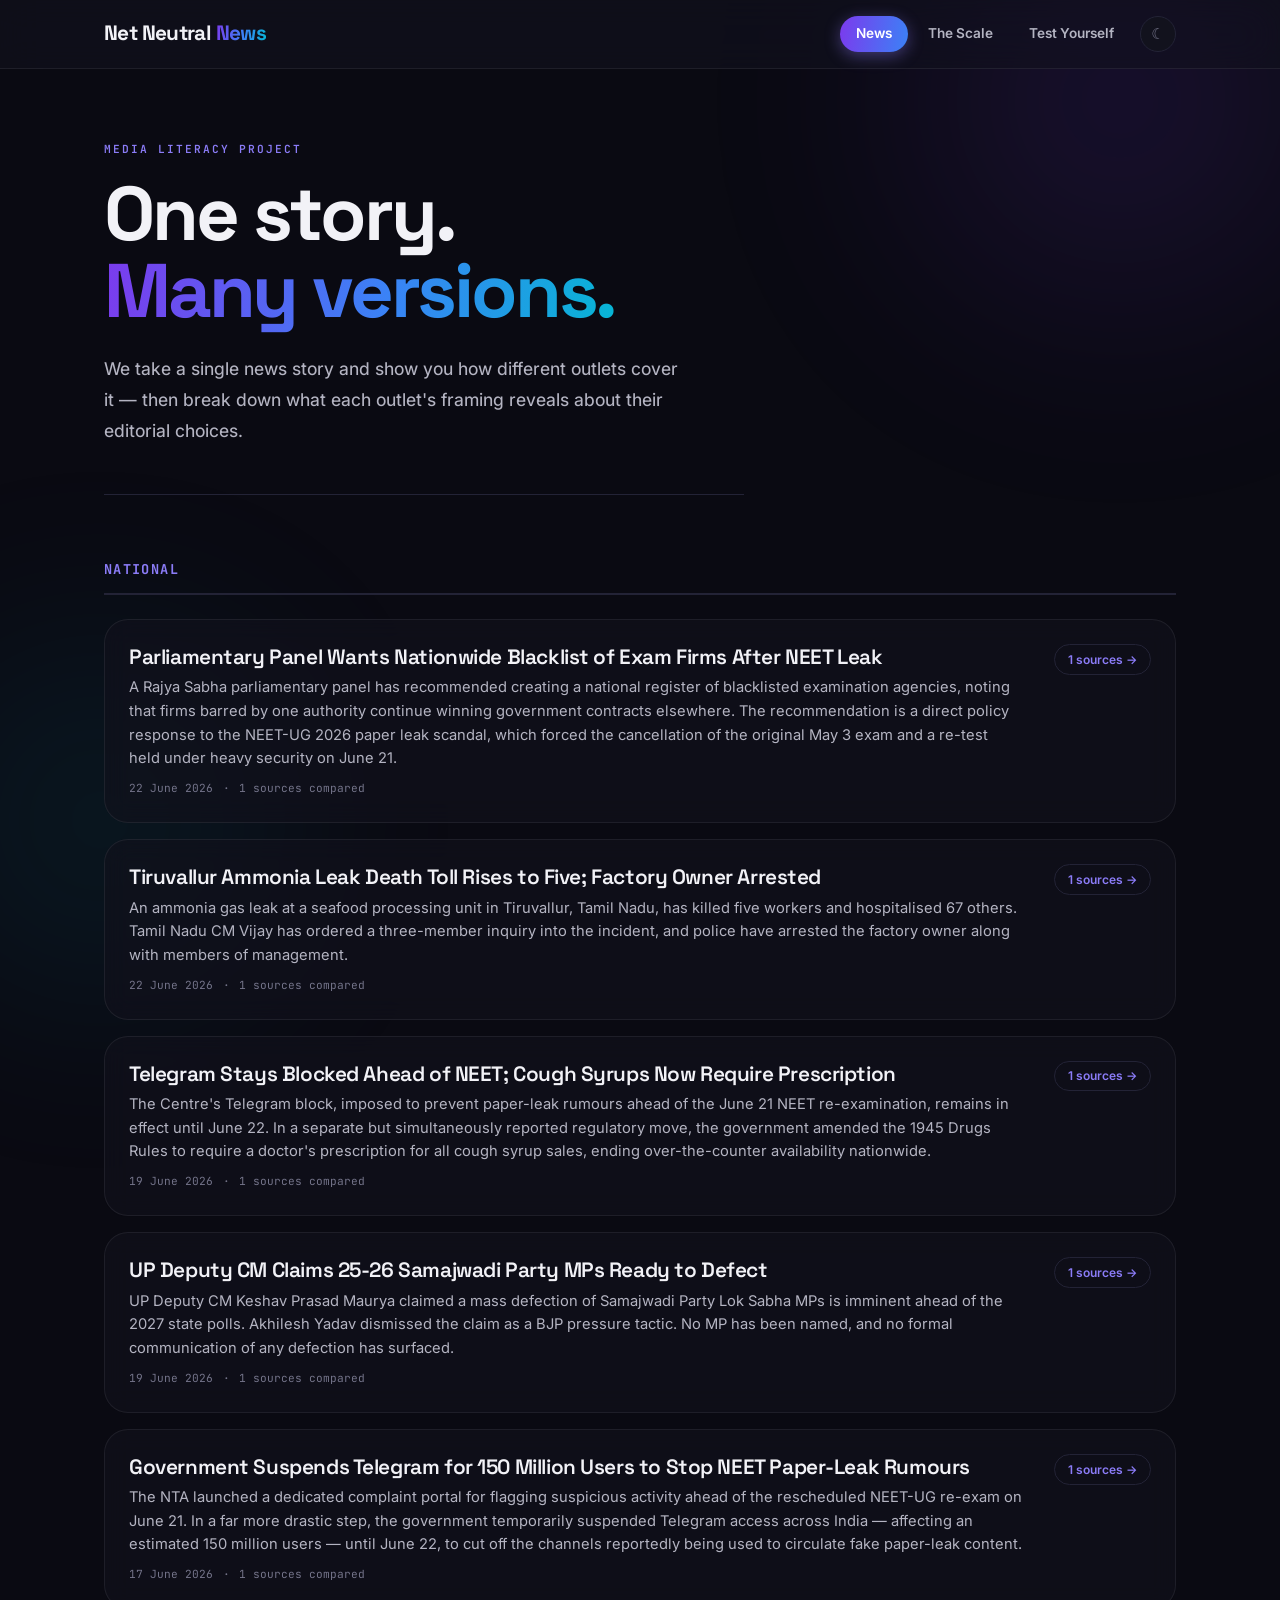
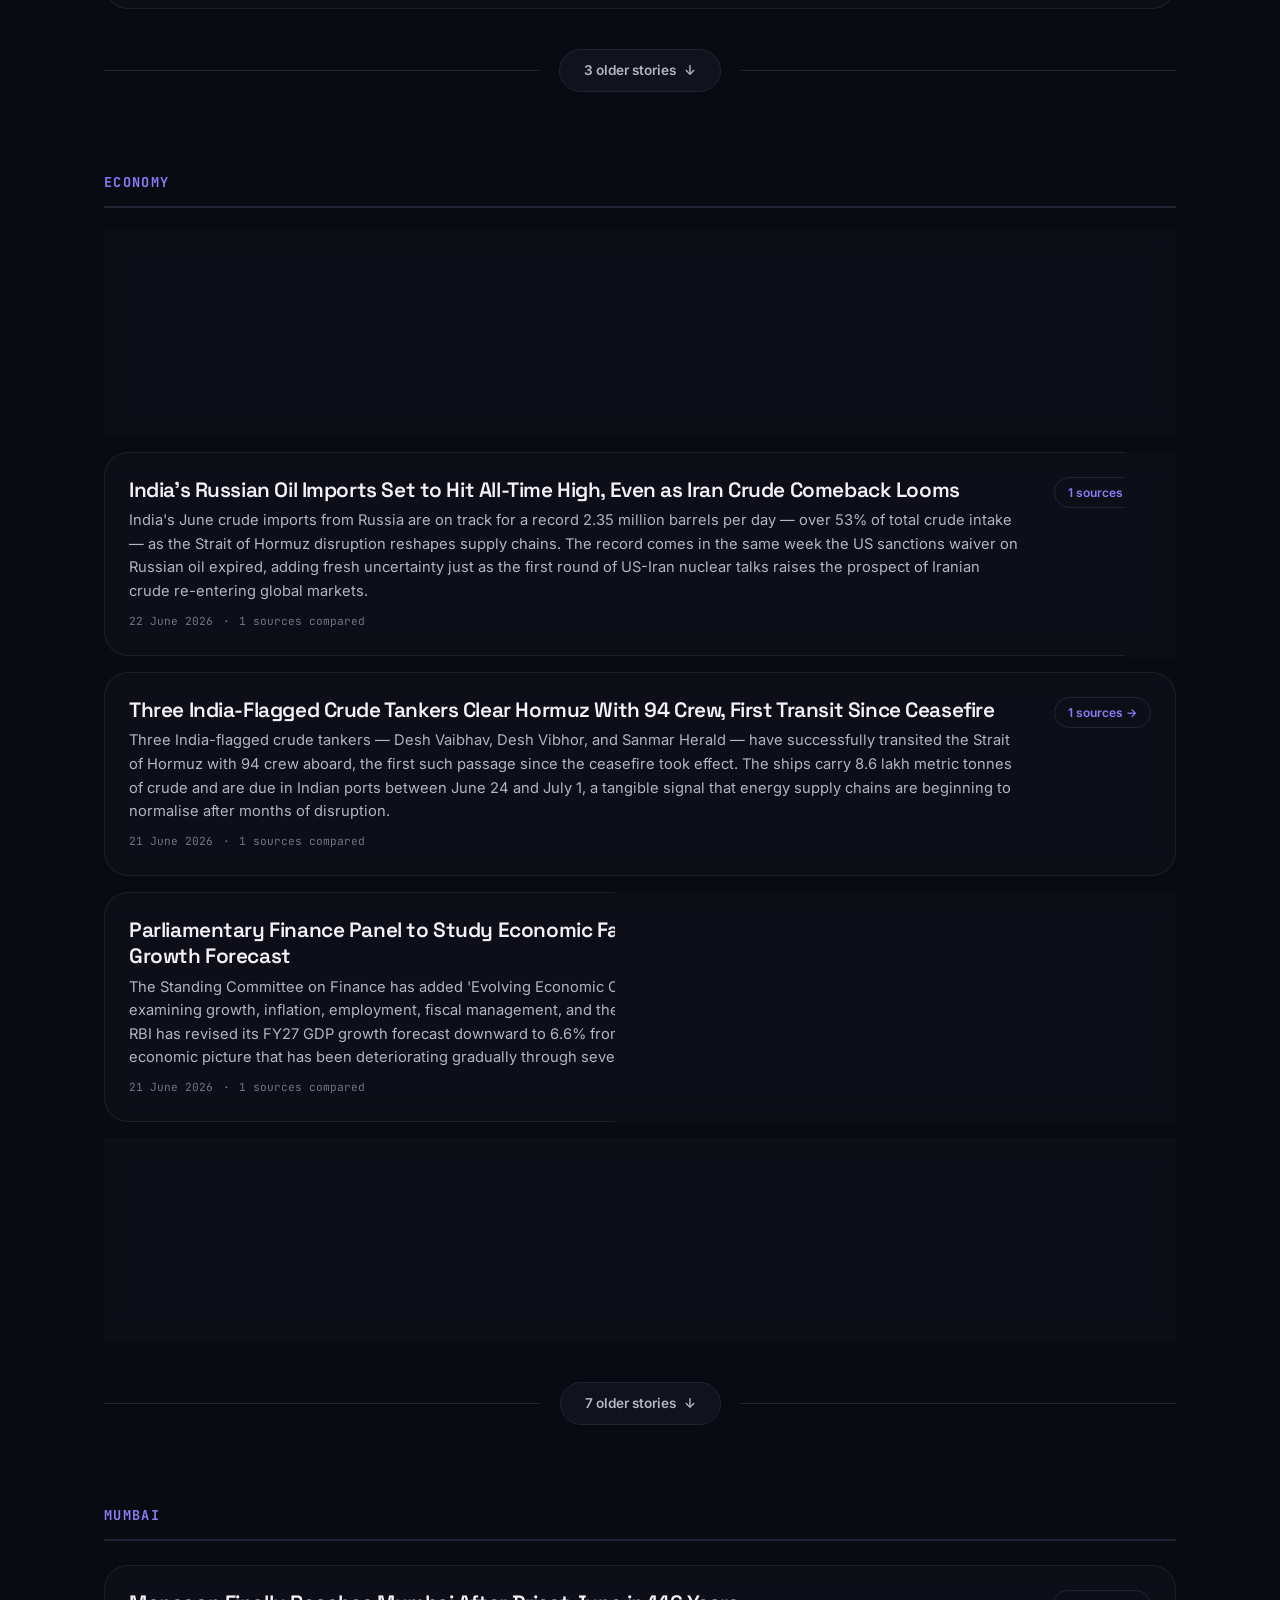
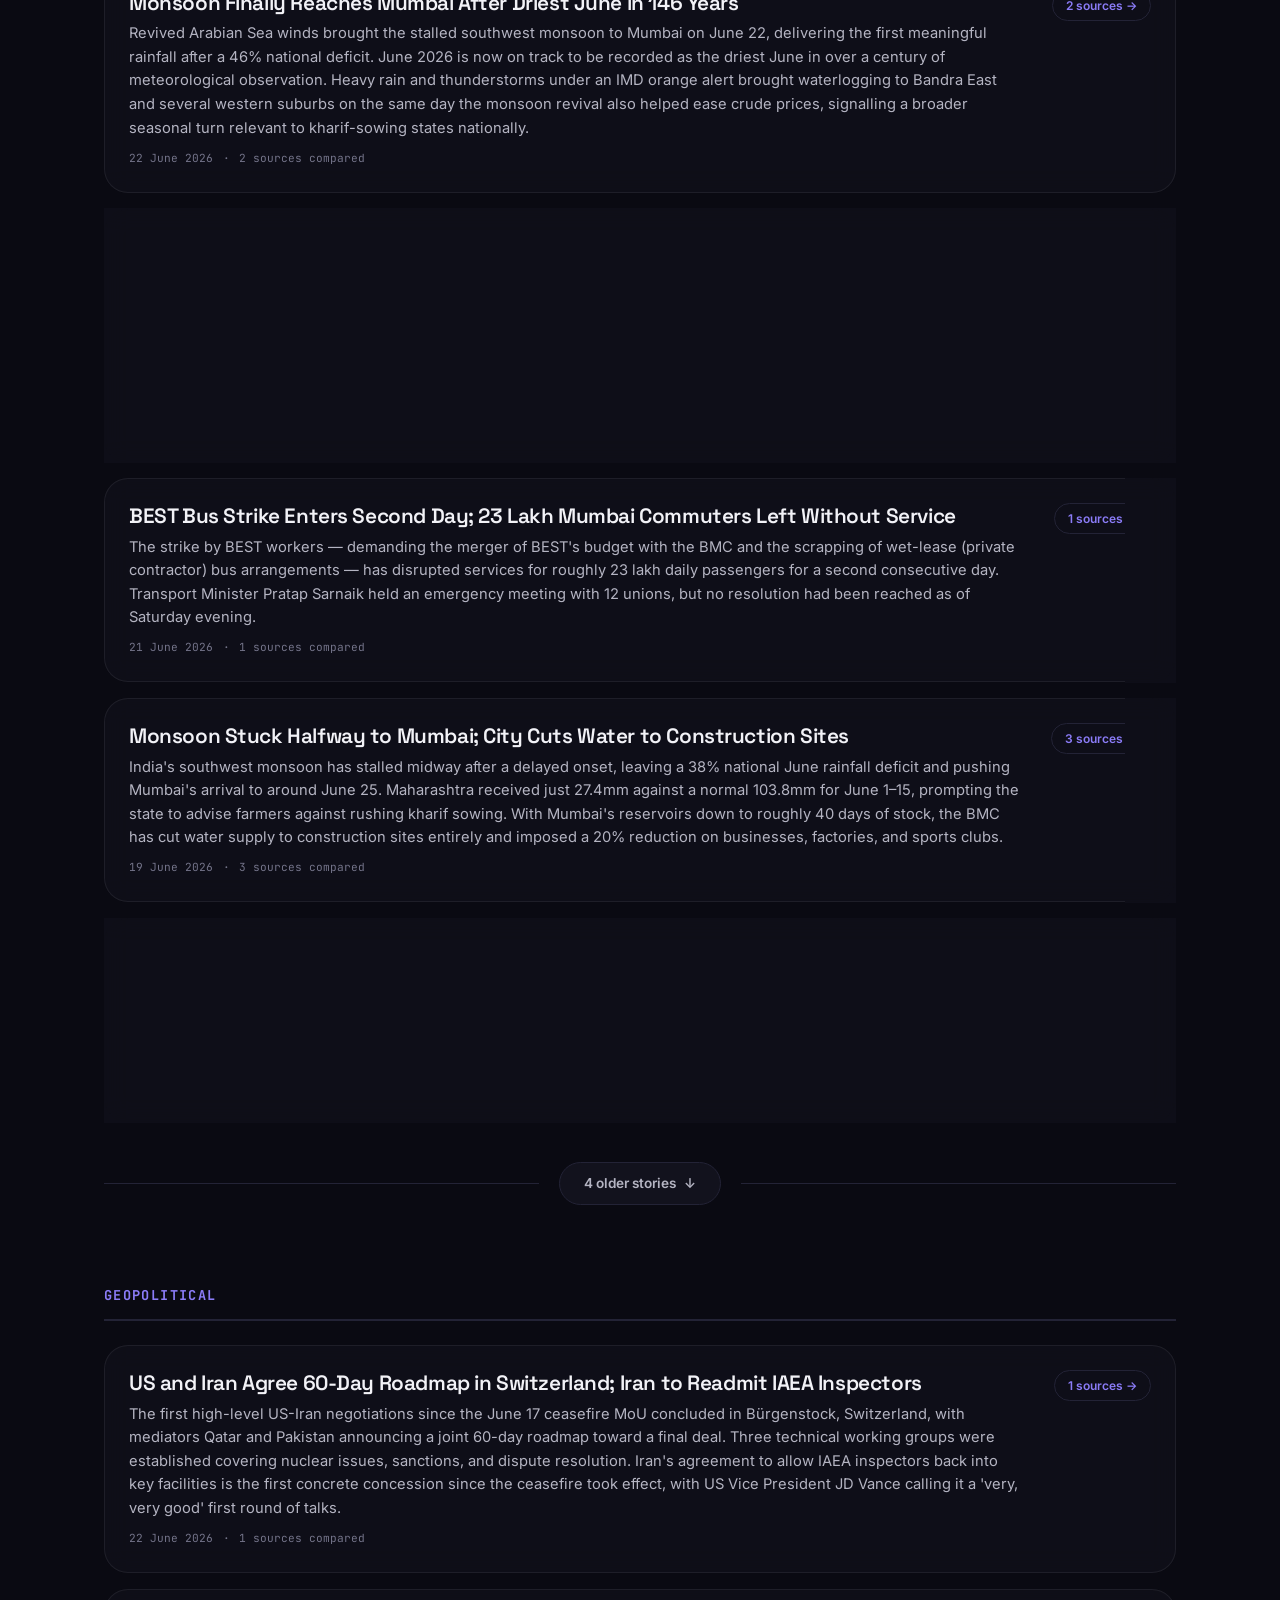
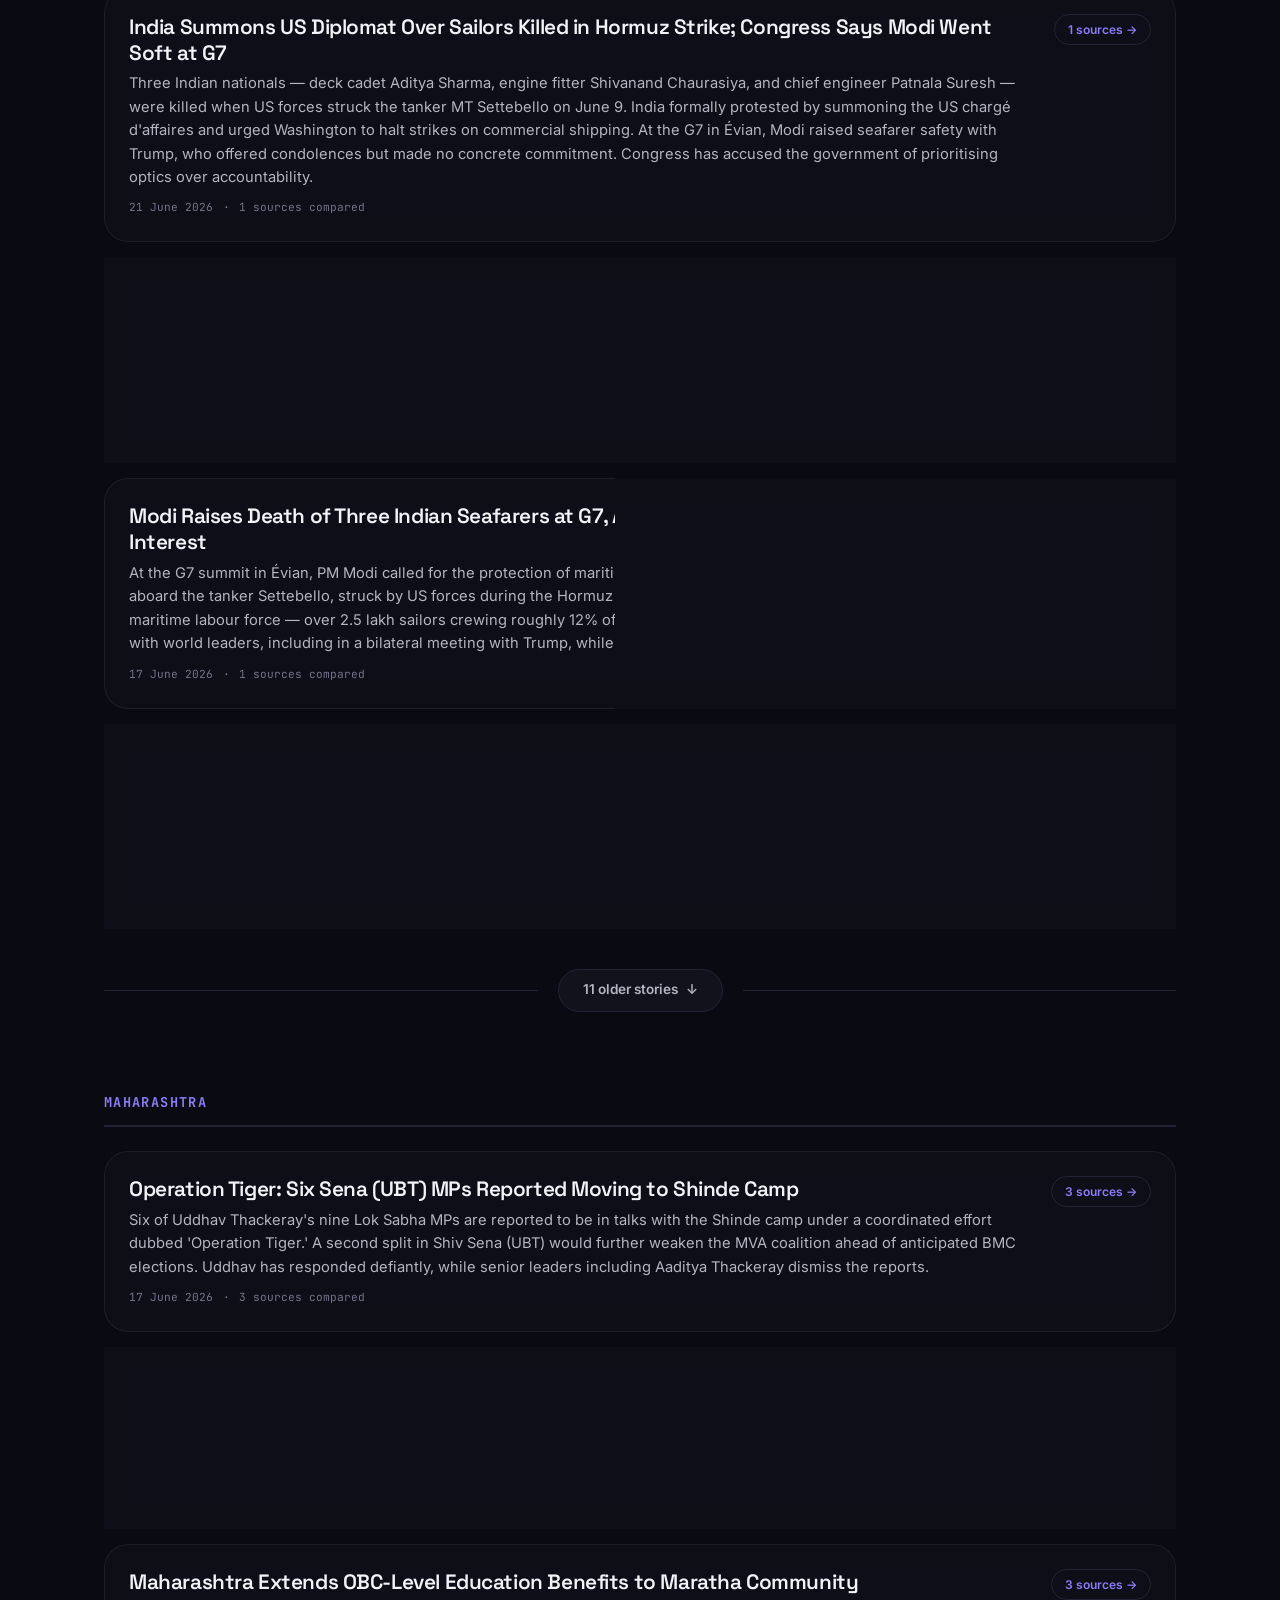
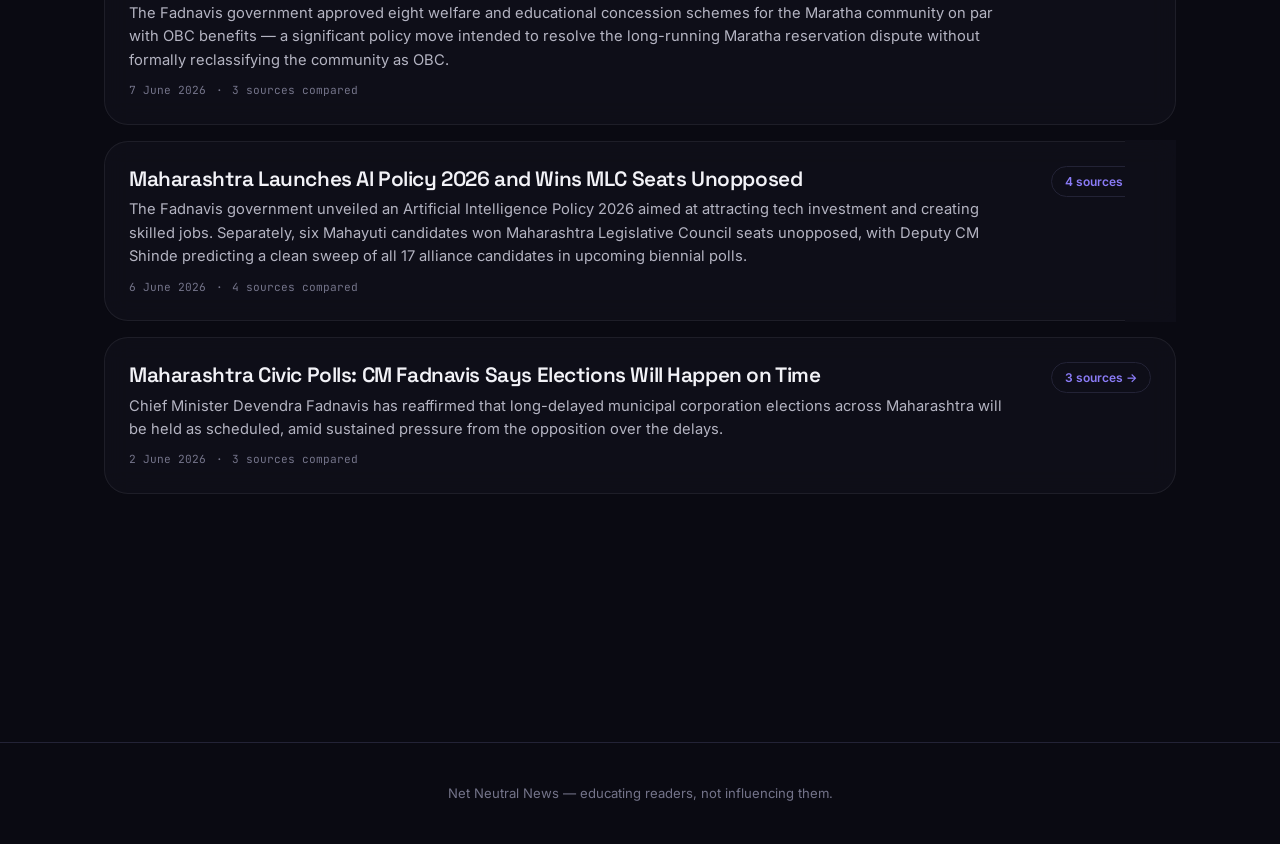
<file: index.html>
<!DOCTYPE html>
<html lang="en">
<head>
  <meta charset="UTF-8">
  <meta name="viewport" content="width=device-width, initial-scale=1.0">
  <title>Net Neutral News</title>
  <meta name="description" content="Understand the news without the bias. Compare coverage. Think critically.">
  <link rel="stylesheet" href="/assets/css/style.css">
  <style>
    .category-section {
      margin-bottom: 5rem;
    }
    .domain-label {
      font-family: var(--font-mono);
      font-size: 0.85rem;
      font-weight: 700;
      letter-spacing: 0.1em;
      text-transform: uppercase;
      color: var(--accent);
      border-bottom: 2px solid var(--rule);
      padding-bottom: 0.75rem;
      margin-bottom: 1.5rem;
    }
    .load-more-bar {
      display: flex;
      align-items: center;
      gap: 1.25rem;
      margin: 2.5rem 0 1rem;
    }
    .load-more-bar .rule { flex: 1; height: 1px; background: var(--rule); }
    .load-more-btn {
      display: flex;
      align-items: center;
      gap: 0.5rem;
      padding: 0.6rem 1.5rem;
      border: 1.5px solid var(--rule);
      border-radius: var(--r-full);
      font-family: var(--font-ui);
      font-size: 0.85rem;
      font-weight: 600;
      color: var(--ink-2);
      cursor: pointer;
      background: var(--paper-2);
      transition: all 0.2s;
      white-space: nowrap;
    }
    .load-more-btn:hover {
      border-color: var(--accent);
      color: var(--accent);
    }
    .load-more-btn .arrow {
      display: inline-block;
      transition: transform 0.25s;
    }
    .load-more-btn.open .arrow { transform: rotate(180deg); }
    .older-stories { display: none; }
    .older-stories.visible { display: block; }
  </style>
</head>
<body>
  <div id="navbar-slot"></div>

  <div class="container">
    <div style="max-width:40rem; margin-bottom:4rem; padding-bottom:3rem; border-bottom:1px solid var(--rule);">
      <p class="eyebrow eyebrow-accent">Media Literacy Project</p>
      <h1 class="hero">One story.<br><span class="grad-text">Many versions.</span></h1>
      <p class="lede">
        We take a single news story and show you how different outlets cover it —
        then break down what each outlet's framing reveals about their editorial choices.
      </p>
    </div>

    <div id="stories-list">
      <p class="empty">Loading stories…</p>
    </div>
  </div>

  <div id="footer-slot"></div>

  <script src="/assets/js/site.js"></script>
  <script>
    renderSiteChrome('home');

    const RECENT_COUNT = 5;

    function storyCardHTML(s) {
      return `
        <a class="story-card" href="/news/?slug=${encodeURIComponent(s.slug)}">
          <div class="story-card-inner">
            <div style="flex:1;">
              <h2>${escapeHTML(s.title)}</h2>
              <p class="summary">${escapeHTML(s.summary)}</p>
              <div class="meta">
                <span>${formatDate(s.date)}</span>
                <span>·</span>
                <span>${(s.coverages || []).length} sources compared</span>
              </div>
            </div>
            <span class="source-count">${(s.coverages || []).length} sources →</span>
          </div>
        </a>`;
    }

    (async function () {
      const listEl = document.getElementById('stories-list');
      try {
        const slugs = await loadJSON('stories/index.json');
        if (!slugs.length) { listEl.innerHTML = '<p class="empty">No stories yet.</p>'; return; }

        const results = await Promise.allSettled(
          slugs.map(s => loadJSON('stories/' + s + '.json'))
        );
        const stories = results
          .map((r, i) => {
            if (r.status === 'rejected') { console.warn('Failed:', slugs[i], r.reason); return null; }
            return r.value;
          })
          .filter(Boolean);

        if (!stories.length) { listEl.innerHTML = '<p class="empty">No stories could be loaded.</p>'; return; }

        // Sort all stories globally by date (newest first)
        stories.sort((a, b) => new Date(b.date) - new Date(a.date));

        // Group stories by domain/category
        const groupedStories = {};
        stories.forEach(story => {
          const category = story.category || 'Other';
          if (!groupedStories[category]) {
            groupedStories[category] = [];
          }
          groupedStories[category].push(story);
        });

        let html = '';

        // Build the HTML for each category
        for (const [category, catStories] of Object.entries(groupedStories)) {
          const recent = catStories.slice(0, RECENT_COUNT);
          const older  = catStories.slice(RECENT_COUNT);
          
          // Create a safe ID for the toggle panel
          const safeCatId = category.replace(/[^a-zA-Z0-9]/g, '-').toLowerCase();

          html += `<div class="category-section">`;
          html += `<h2 class="domain-label">${escapeHTML(category)}</h2>`;
          
          // Add the up-to 5 recent stories
          html += recent.map(storyCardHTML).join('');

          // Add load more button & hidden panel if there are more than 5 stories
          if (older.length > 0) {
            html += `
              <div class="load-more-bar">
                <div class="rule"></div>
                <button class="load-more-btn" data-target="older-${safeCatId}" data-count="${older.length}">
                  <span class="btn-text">${older.length} older stories</span>
                  <span class="arrow">↓</span>
                </button>
                <div class="rule"></div>
              </div>
              <div id="older-${safeCatId}" class="older-stories">
                ${older.map(storyCardHTML).join('')}
              </div>`;
          }
          
          html += `</div>`;
        }

        listEl.innerHTML = html;

        // Attach event listeners to all load-more buttons
        const buttons = document.querySelectorAll('.load-more-btn');
        buttons.forEach(btn => {
          btn.addEventListener('click', () => {
            const targetId = btn.getAttribute('data-target');
            const panel = document.getElementById(targetId);
            const count = btn.getAttribute('data-count');
            
            if (panel) {
              const isOpen = panel.classList.toggle('visible');
              btn.classList.toggle('open', isOpen);
              btn.querySelector('.btn-text').textContent = isOpen
                ? 'Show fewer stories'
                : `${count} older stories`;
            }
          });
        });

      } catch(err) {
        console.error('Loader error:', err);
        listEl.innerHTML = '<p class="empty">Error: ' + escapeHTML(err.message) + '</p>';
      }
    })();
  </script>
</body>
</html>
</file>
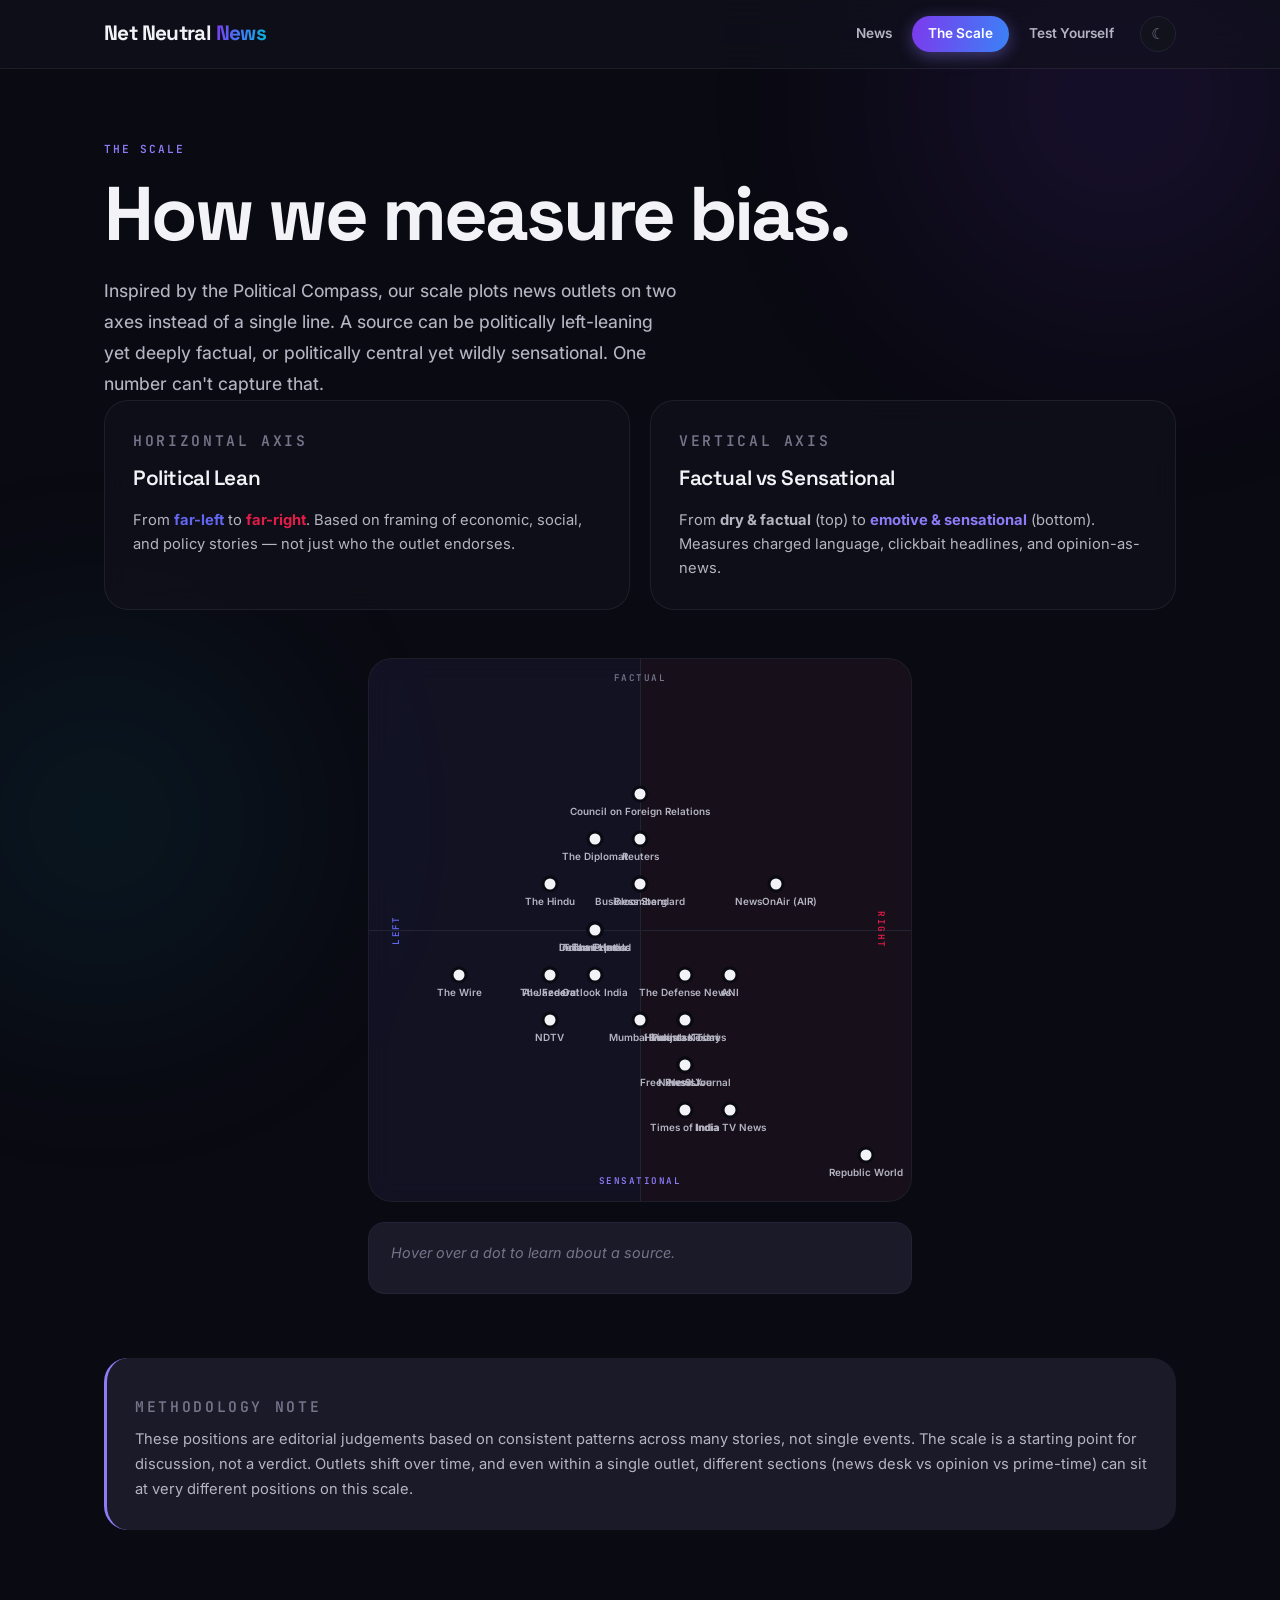
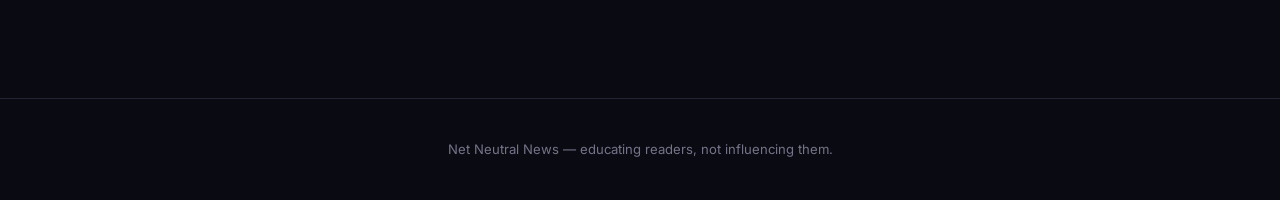
<file: compass/index.html>
<!DOCTYPE html>
<html lang="en">
<head>
  <meta charset="UTF-8">
  <meta name="viewport" content="width=device-width, initial-scale=1.0">
  <title>The Scale · Net Neutral News</title>
  <link rel="stylesheet" href="/assets/css/style.css">
  <style>
    /* All compass text uses CSS vars — dark mode safe */
    .axis-card .eyebrow { color: var(--ink-3); }
    .axis-card p        { color: var(--ink-2); }
    .method-note .eyebrow { color: var(--ink-3); }
    .left-col  { color: #6366f1; }
    .right-col { color: #e11d48; }
  </style>
</head>
<body>
  <div id="navbar-slot"></div>

  <div class="container">
    <p class="eyebrow eyebrow-accent">The Scale</p>
    <h1 class="hero">How we measure bias.</h1>
    <p class="lede">
      Inspired by the Political Compass, our scale plots news outlets on two axes
      instead of a single line. A source can be politically left-leaning yet deeply
      factual, or politically central yet wildly sensational. One number can't
      capture that.
    </p>

    <div class="compass-axes-grid">
      <div class="axis-card">
        <p class="eyebrow">Horizontal Axis</p>
        <h3>Political Lean</h3>
        <p>
          From <strong class="left-col">far-left</strong> to
          <strong class="right-col">far-right</strong>. Based on framing of
          economic, social, and policy stories — not just who the outlet endorses.
        </p>
      </div>
      <div class="axis-card">
        <p class="eyebrow">Vertical Axis</p>
        <h3>Factual vs Sensational</h3>
        <p>
          From <strong>dry &amp; factual</strong> (top) to
          <strong style="color: var(--accent)">emotive &amp; sensational</strong> (bottom).
          Measures charged language, clickbait headlines, and opinion-as-news.
        </p>
      </div>
    </div>

    <div class="compass-plot-wrapper">
      <div class="compass-plot" id="compass-plot">
        <div class="compass-quadrants"><div></div><div></div><div></div><div></div></div>
        <div class="compass-axis-h"></div>
        <div class="compass-axis-v"></div>
        <div class="compass-label top">Factual</div>
        <div class="compass-label bottom">Sensational</div>
        <div class="compass-label left">Left</div>
        <div class="compass-label right">Right</div>
      </div>
      <div class="compass-info empty" id="compass-info">
        Hover over a dot to learn about a source.
      </div>
    </div>

    <div class="method-note">
      <p class="eyebrow">Methodology Note</p>
      <p>
        These positions are editorial judgements based on consistent patterns across
        many stories, not single events. The scale is a starting point for discussion,
        not a verdict. Outlets shift over time, and even within a single outlet,
        different sections (news desk vs opinion vs prime-time) can sit at very
        different positions on this scale.
      </p>
    </div>
  </div>

  <div id="footer-slot"></div>

  <script src="/assets/js/site.js"></script>
  <script>
    renderSiteChrome('compass');

    (async function () {
      const plot = document.getElementById('compass-plot');
      const info = document.getElementById('compass-info');
      try {
        const sources = await loadJSON('sources/sources.json');

        sources.forEach((s) => {
          const x = biasToPercent(s.bias.political);
          const y = biasToPercent(s.bias.sensational);

          const dot = document.createElement('div');
          dot.className = 'compass-dot';
          dot.style.left = `${x}%`;
          dot.style.top  = `${y}%`;
          dot.innerHTML = `
            <div class="point"></div>
            <div class="dot-label">${escapeHTML(s.name)}</div>
          `;
          dot.addEventListener('mouseenter', () => {
            info.classList.remove('empty');
            info.innerHTML = `
              <div class="name">${escapeHTML(s.name)}</div>
              <div class="desc">${escapeHTML(s.description)}</div>
            `;
          });
          dot.addEventListener('mouseleave', () => {
            info.classList.add('empty');
            info.innerHTML = 'Hover over a dot to learn about a source.';
          });
          plot.appendChild(dot);
        });

        const params = new URLSearchParams(window.location.search);
        const ux = parseFloat(params.get('x'));
        const uy = parseFloat(params.get('y'));
        if (!isNaN(ux) && !isNaN(uy)) {
          const dot = document.createElement('div');
          dot.className = 'compass-dot user-dot';
          dot.style.left = `${biasToPercent(ux)}%`;
          dot.style.top  = `${biasToPercent(uy)}%`;
          dot.innerHTML = `<div class="point"></div><div class="dot-label">You</div>`;
          plot.appendChild(dot);
          info.classList.remove('empty');
          info.innerHTML = `
            <div class="name">Your position</div>
            <div class="desc">
              Political: ${biasLabel(ux)} (${ux.toFixed(1)}) &nbsp;·&nbsp;
              ${uy >= 0 ? 'Sensational' : 'Factual'} (${Math.abs(uy).toFixed(1)})
            </div>
          `;
        }
      } catch (err) {
        console.error(err);
        info.innerHTML = 'Failed to load source data.';
      }
    })();
  </script>
</body>
</html>
</file>
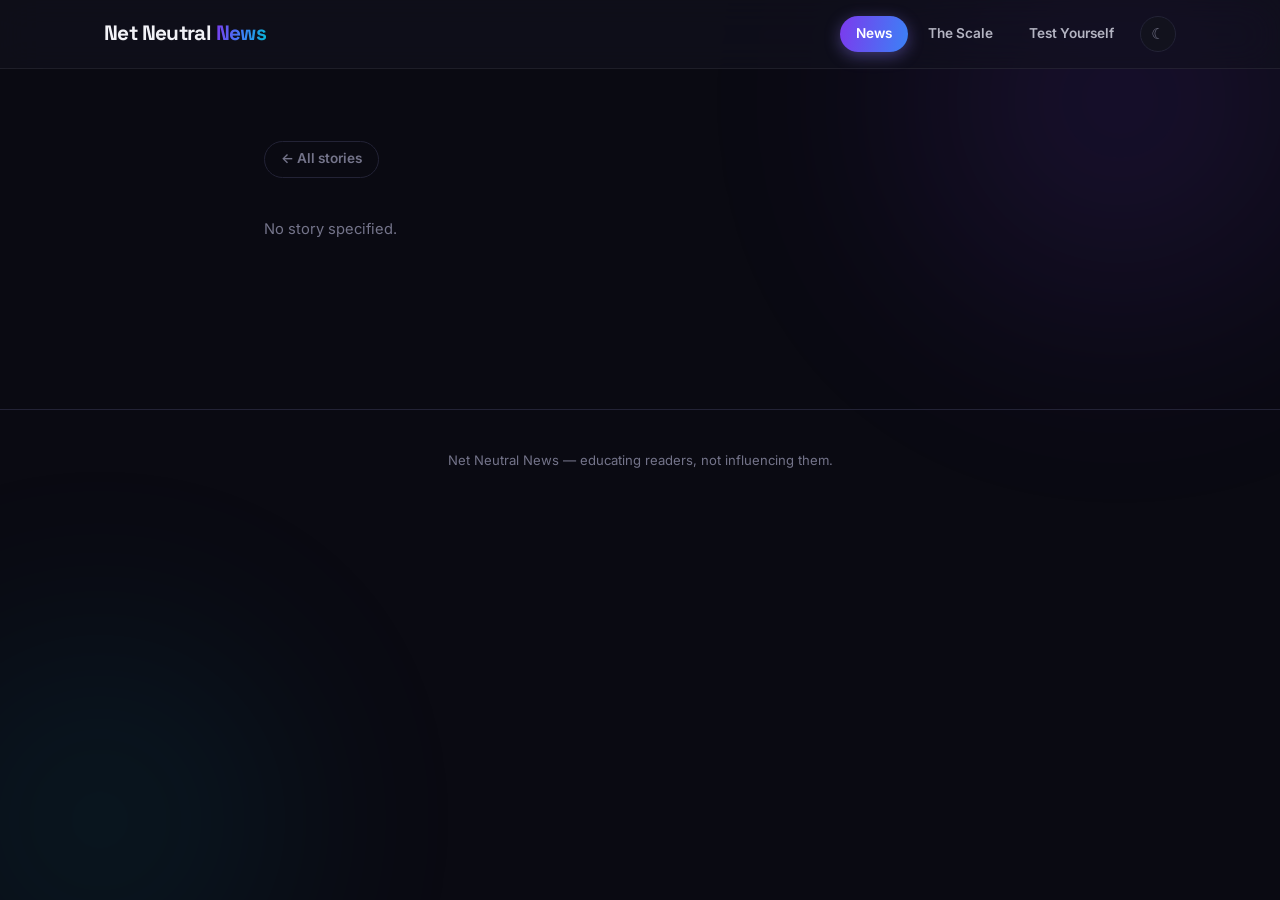
<file: news/index.html>
<!DOCTYPE html>
<html lang="en">
<head>
  <meta charset="UTF-8">
  <meta name="viewport" content="width=device-width, initial-scale=1.0">
  <title>Story · Net Neutral News</title>
  <link rel="stylesheet" href="/assets/css/style.css">
</head>
<body>
  <div id="navbar-slot"></div>

  <div class="container-narrow">
    <a class="back-link" href="/">← All stories</a>
    <div id="story-content">
      <p class="empty">Loading…</p>
    </div>
  </div>

  <div id="footer-slot"></div>

  <script src="/assets/js/site.js"></script>
  <script>
    renderSiteChrome('home');

    (async function () {
      const params = new URLSearchParams(window.location.search);
      const slug = params.get('slug');
      const el = document.getElementById('story-content');

      if (!slug) { el.innerHTML = '<p class="empty">No story specified.</p>'; return; }

      try {
        const [story, sources] = await Promise.all([
          loadJSON('stories/' + slug + '.json'),
          loadJSON('sources/sources.json'),
        ]);
        document.title = story.title + ' · Net Neutral News';

        const sourceMap = Object.fromEntries(sources.map(s => [s.id, s]));

        el.innerHTML = `
          <header class="story-header">
            <div class="kicker">${escapeHTML(story.category)}</div>
            <h1>${escapeHTML(story.title)}</h1>
            <p class="standfirst">${escapeHTML(story.summary)}</p>
            <div class="meta">${formatDate(story.date)} &nbsp;·&nbsp; ${story.coverages.length} sources compared</div>
          </header>

          <p class="coverage-section-label">How each outlet covered it</p>

          ${story.coverages.map(c => {
            const src = sourceMap[c.source_id];
            if (!src) return '';
            const pct = biasToPercent(src.bias.political);
            return `
              <div class="coverage">
                <div class="coverage-head">
                  <div>
                    <div class="source-name">${escapeHTML(src.name)}</div>
                    <div class="source-desc">${escapeHTML(src.description)}</div>
                  </div>
                  <div class="bias-indicator">
                    <div class="bias-bar-header">
                      <span class="lbl">Political lean</span>
                      <span class="val">${biasLabel(src.bias.political)}</span>
                    </div>
                    <div class="bias-bar">
                      <div class="bias-marker" style="left:${pct}%"></div>
                    </div>
                  </div>
                </div>
                <h3 class="coverage-headline">\u201c${escapeHTML(c.headline)}\u201d</h3>
                <p class="coverage-excerpt">${escapeHTML(c.excerpt)}</p>
                <div class="bias-notes">
                  <div class="bias-notes-label">Editorial analysis</div>
                  <p class="bias-notes-text">${escapeHTML(c.bias_notes)}</p>
                </div>
                ${c.url ? `<a class="read-original" href="${escapeHTML(c.url)}" target="_blank" rel="noopener noreferrer">Read original article →</a>` : ''}
              </div>
            `;
          }).join('')}

          <div class="reflection">
            <p class="kicker">Think about it</p>
            <h3>Which version did you find most trustworthy? <span class="quiet">And — why?</span></h3>
            <a class="btn" href="/quiz/">Test your media literacy →</a>
          </div>
        `;
      } catch(err) {
        console.error(err);
        el.innerHTML = '<p class="empty">Story not found.</p>';
      }
    })();
  </script>
</body>
</html>
</file>
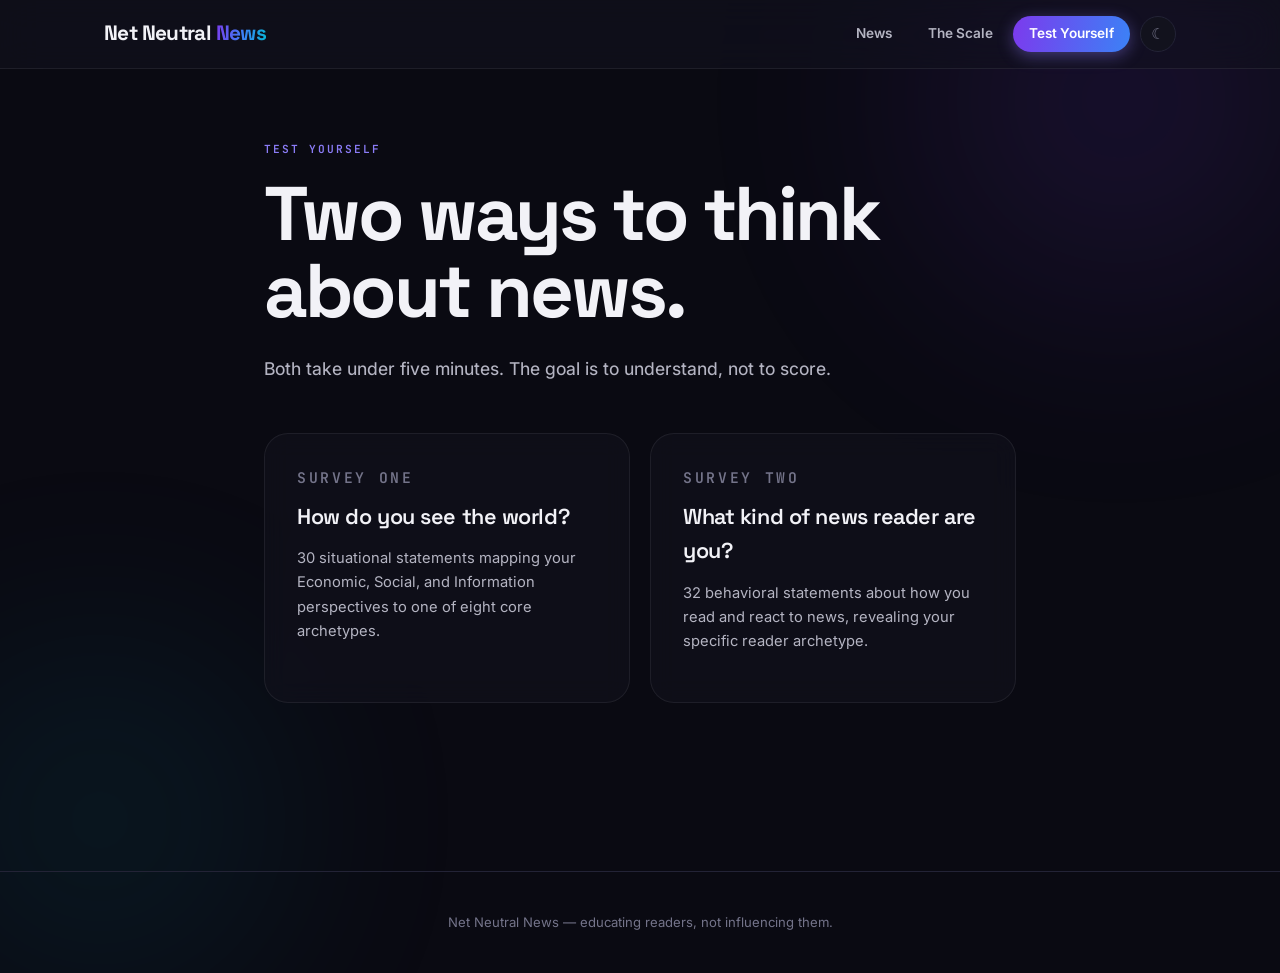
<file: quiz/index.html>
<!DOCTYPE html>
<html lang="en">
<head>
  <meta charset="UTF-8">
  <meta name="viewport" content="width=device-width, initial-scale=1.0">
  <title>Test Yourself · Net Neutral News</title>
  <link rel="stylesheet" href="/assets/css/style.css">
  <style>
    .likert-statement { font-family: 'Cormorant Garamond', Georgia, serif; font-weight: 600; font-size: clamp(1.25rem, 3vw, 1.625rem); line-height: 1.3; margin-bottom: 2.5rem; text-align: center; max-width: 36rem; margin-left: auto; margin-right: auto; }
    .likert-scale { display: flex; justify-content: center; gap: 0.5rem; margin-bottom: 1.5rem; flex-wrap: wrap; }
    .likert-btn { display: flex; flex-direction: column; align-items: center; gap: 0.375rem; padding: 0.75rem 0.875rem; border: 1px solid var(--rule); background: var(--paper-2); cursor: pointer; transition: all 0.15s; min-width: 5.5rem; font-family: 'Inter', sans-serif; color: var(--ink); }
    .likert-btn:hover { border-color: var(--ink-3); background: var(--paper-3); }
    .likert-btn.selected { border-color: var(--accent); background: var(--accent); color: #fff; }
    .likert-btn .dot { width: 1rem; height: 1rem; border-radius: 50%; border: 2px solid currentColor; transition: all 0.15s; }
    .likert-btn.selected .dot { background: #fff; border-color: #fff; }
    .likert-btn .label { font-size: 0.6875rem; font-weight: 500; text-align: center; line-height: 1.2; }
    .likert-anchors { display: flex; justify-content: space-between; font-family: 'Inter', sans-serif; font-size: 0.6875rem; color: var(--ink-3); margin-bottom: 2.5rem; max-width: 30rem; margin-left: auto; margin-right: auto; }
    .likert-next-row { text-align: center; display: flex; gap: 0.5rem; justify-content: center; }
    .mode-card .eyebrow { color: var(--ink-3); }
    .mode-card .last-result { margin-top: 1rem; font-family: 'Inter', sans-serif; font-size: 0.8rem; color: var(--ink-3); }
    .demographic-form { max-width: 400px; margin: 0 auto; text-align: left; background: var(--paper-2); padding: 2rem; border: 1px solid var(--rule); border-radius: 12px; }
    .demographic-form label { display: block; font-family: 'Inter', sans-serif; font-size: 0.8125rem; font-weight: 600; margin-bottom: 0.5rem; color: var(--ink); }
    .demographic-form select { width: 100%; padding: 0.75rem; border: 1px solid var(--rule); background: var(--paper); color: var(--ink); font-family: 'Inter', sans-serif; font-size: 0.875rem; border-radius: 6px; margin-bottom: 1.25rem; outline: none; }
    .demographic-form select:focus { border-color: var(--accent); }
    .result-preview { background: linear-gradient(#0d0d16, #0d0d16) padding-box, linear-gradient(135deg, #7c3aed, #3b82f6, #06b6d4) border-box; border: 1.5px solid transparent; border-radius: 24px; padding: 2rem; max-width: 440px; margin: 0 auto 2rem; box-shadow: 0 24px 64px -24px rgba(108, 92, 231, 0.45); }
    .result-preview .rp-brand { font-family: 'Space Grotesk', system-ui, sans-serif; font-weight: 700; font-size: 0.95rem; color: rgba(242,242,247,0.45); margin-bottom: 1.5rem; letter-spacing: -0.02em; }
    .result-preview .rp-brand span { background: linear-gradient(100deg, #7c3aed, #3b82f6, #06b6d4); -webkit-background-clip: text; background-clip: text; color: transparent; }
    .result-preview .rp-title { font-family: 'Space Grotesk', system-ui, sans-serif; font-weight: 700; font-size: 1.5rem; letter-spacing: -0.02em; color: #f2f2f7; text-align: center; margin-bottom: 1.5rem; }
    .rp-bar-row { display: flex; align-items: center; gap: 0.75rem; margin-bottom: 0.25rem; }
    .rp-bar-label { font-family: 'Inter', sans-serif; font-size: 0.6875rem; color: rgba(232,228,220,0.5); width: 6rem; flex-shrink: 0; text-align: right; }
    .rp-bar-label.right-label { text-align: left; }
    .rp-bar-track { flex: 1; height: 5px; background: rgba(232,228,220,0.1); border-radius: 3px; position: relative; }
    .rp-bar-center { position: absolute; left: 50%; top: -3px; width: 1px; height: 11px; background: rgba(232,228,220,0.2); }
    .rp-bar-fill { height: 100%; border-radius: 3px; transition: width 0.5s; }
    .rp-bar-value { font-family: 'Inter', sans-serif; font-size: 0.625rem; color: rgba(232,228,220,0.35); text-align: center; margin-bottom: 0.875rem; }
    .rp-footer { font-family: 'Inter', sans-serif; font-size: 0.6rem; color: rgba(232,228,220,0.2); text-align: center; margin-top: 1.25rem; letter-spacing: 0.05em; text-transform: uppercase; }
    .save-actions { display: flex; gap: 0.75rem; justify-content: center; margin-top: 1.5rem; flex-wrap: wrap; }
    .share-url-row { margin-top: 1rem; display: flex; gap: 0.5rem; align-items: center; padding: 0.75rem 1rem; background: var(--paper-2); border: 1px solid var(--rule); }
    .share-url-row input { flex: 1; padding: 0.25rem 0.5rem; border: 1px solid var(--rule); background: var(--paper); font-family: 'Inter', sans-serif; font-size: 0.8125rem; color: var(--ink); outline: none; }
    @media (max-width: 580px) { .likert-btn { min-width: 3.5rem; padding: 0.5rem; } .likert-btn .label { font-size: 0.6rem; } .rp-bar-label { width: 4rem; font-size: 0.6rem; } }
  </style>
</head>
<body>
  <div id="navbar-slot"></div>
  <div class="container-narrow">
    <div id="chooser-view">
      <p class="eyebrow eyebrow-accent">Test Yourself</p>
      <h1 class="hero">Two ways to think about news.</h1>
      <p class="lede">Both take under five minutes. The goal is to understand, not to score.</p>
      <div class="mode-chooser" style="margin-top:3rem;">
        <a class="mode-card" href="?type=compass">
          <p class="eyebrow">Survey One</p>
          <h2>How do you see the world?</h2>
          <p>30 situational statements mapping your Economic, Social, and Information perspectives to one of eight core archetypes.</p>
          <div class="last-result" id="compass-last-result"></div>
        </a>
        <a class="mode-card" href="?type=literacy">
          <p class="eyebrow">Survey Two</p>
          <h2>What kind of news reader are you?</h2>
          <p>32 behavioral statements about how you read and react to news, revealing your specific reader archetype.</p>
          <div class="last-result" id="literacy-last-result"></div>
        </a>
      </div>
    </div>
    <div id="quiz-view" class="hidden">
      <a class="back-link" href="/quiz/">← Choose a different survey</a>
      <p class="eyebrow eyebrow-accent" id="quiz-eyebrow"></p>
      <h1 id="quiz-title" class="hero" style="font-size:2.25rem;"></h1>
      <p class="lede" id="quiz-description" style="margin-bottom:3rem;"></p>
      <div id="quiz-runner"></div>
    </div>
    <div id="data-view" class="hidden" style="text-align: center;">
      <p class="eyebrow eyebrow-accent">One last thing...</p>
      <h1 class="hero" style="font-size:2.25rem;">Help us map the news</h1>
      <p class="lede" style="margin-bottom:2rem;">Your result is ready! Before we reveal it, optionally share some basic info. This is 100% anonymous and helps us build an open-source predictive model.</p>
      <form id="demographic-form" class="demographic-form">
        <label>Age Band</label>
        <select name="age"><option value="">Prefer not to say</option><option value="18-24">18 - 24</option><option value="25-34">25 - 34</option><option value="35-44">35 - 44</option><option value="45-54">45 - 54</option><option value="55+">55+</option></select>
        <label>Gender</label>
        <select name="gender"><option value="">Prefer not to say</option><option value="Male">Male</option><option value="Female">Female</option><option value="Other">Other</option></select>
        <label>Highest Education</label>
        <select name="education"><option value="">Prefer not to say</option><option value="High School">High School</option><option value="Bachelors">Bachelor's Degree</option><option value="Masters">Master's Degree</option><option value="PhD">Doctorate</option></select>
        <label>Employment Sector</label>
        <select name="sector"><option value="">Prefer not to say</option><option value="Organized">Organized / Corporate</option><option value="Unorganized">Unorganized / Freelance</option><option value="Student">Student</option></select>
        <div class="save-actions" style="margin-top: 2rem;">
          <button type="submit" class="btn">Submit & See Result →</button>
          <button type="button" class="btn btn-ghost" id="skip-demographics">Skip & show result</button>
        </div>
      </form>
    </div>
    <div id="result-view" class="hidden quiz-result"></div>
  </div>
  <div id="footer-slot"></div>
  <script src="/assets/js/site.js"></script>
  <script>
    renderSiteChrome('quiz');
    try {
      const lastLit = localStorage.getItem('nnn_literacy_result');
      const lastCmp = localStorage.getItem('nnn_compass_result');
      if (lastLit) { const d = JSON.parse(lastLit); document.getElementById('literacy-last-result').textContent = 'Last: ' + d.verdict + ' (' + d.date + ')'; }
      if (lastCmp) { const d = JSON.parse(lastCmp); document.getElementById('compass-last-result').textContent = 'Last: ' + d.verdict + ' (' + d.date + ')'; }
    } catch(e) {}

    const chooserView = document.getElementById('chooser-view');
    const quizView    = document.getElementById('quiz-view');
    const dataView    = document.getElementById('data-view');
    const resultView  = document.getElementById('result-view');
    const params      = new URLSearchParams(window.location.search);
    const quizType    = params.get('type');

    if (quizType === 'compass')       startCompassQuiz();
    else if (quizType === 'literacy') startLiteracyQuiz();

    function transitionToDataGate(onCompleteCallback, state) {
      quizView.classList.add('hidden');
      dataView.classList.remove('hidden');

      const form = document.getElementById('demographic-form');
      const skipBtn = document.getElementById('skip-demographics');

      const submitData = (e) => {
        if(e) e.preventDefault();
        const formData = new FormData(form);
        const demographics = Object.fromEntries(formData.entries());
        const payload = { demographics, answers: state.answers };
        
        fetch('https://script.google.com/macros/s/AKfycbxfEEJ2ez241XwVO7ExH05WzI0zfm8HC9m8y9Q8tRfv5gWA0h7QPck-NeYJ6PtgeITf/exec', { 
          method: 'POST', mode: 'no-cors', headers: { 'Content-Type': 'application/json' }, body: JSON.stringify(payload) 
        }).catch(err => console.error(err));

        dataView.classList.add('hidden');
        onCompleteCallback(demographics);
      };
      form.onsubmit = submitData;
      skipBtn.onclick = () => submitData(null);
    }

    async function startCompassQuiz() {
      chooserView.classList.add('hidden');
      quizView.classList.remove('hidden');
      const data = await loadJSON('quiz/compass.json');
      document.getElementById('quiz-eyebrow').textContent = 'Survey One · 30 statements';
      document.getElementById('quiz-title').textContent = data.title;
      document.getElementById('quiz-description').textContent = data.description;
      const state = { index: 0, answers: {}, axes: data.axes, questions: [...data.questions].sort(() => Math.random() - 0.5), _onFinish: () => transitionToDataGate((demogs) => showCompassResult(state, data, demogs), state) };
      renderLikert(state, data);
    }

    function renderLikert(state, data) {
      const runner = document.getElementById('quiz-runner');
      const q = state.questions[state.index];
      const existing = state.answers[q.id];
      const total = state.questions.length;
      const opts = [ { value: -2, label: 'Strongly\nDisagree' }, { value: -1, label: 'Disagree' }, { value: 0, label: 'Neutral' }, { value: 1, label: 'Agree' }, { value: 2, label: 'Strongly\nAgree' } ];

      runner.innerHTML = `
        <div class="quiz-progress-meta"><span>Statement ${state.index + 1} of ${total}</span><span>${Math.round(((state.index + 1) / total) * 100)}%</span></div>
        <div class="quiz-progress-bar"><div class="quiz-progress-fill" style="width:${((state.index+1)/total)*100}%"></div></div>
        <p class="likert-statement">"${escapeHTML(q.statement)}"</p>
        <div class="likert-scale">
          ${opts.map(o => `<button class="likert-btn ${existing === o.value ? 'selected' : ''}" data-v="${o.value}"><div class="dot"></div><div class="label">${o.label.replace('\n','<br>')}</div></button>`).join('')}
        </div>
        <div class="likert-anchors"><span>← Disagree</span><span>Agree →</span></div>
        <div class="likert-next-row">
          ${state.index > 0 ? '<button class="btn btn-ghost" id="prev-btn">← Back</button>' : ''}
          <button class="btn" id="next-btn" ${existing === undefined ? 'disabled style="opacity:0.35;cursor:not-allowed;"' : ''}>${state.index + 1 >= total ? 'Next →' : 'Next →'}</button>
        </div>`;

      runner.querySelectorAll('.likert-btn').forEach(btn => { btn.addEventListener('click', () => { state.answers[q.id] = parseInt(btn.dataset.v); renderLikert(state, data); }); });
      document.getElementById('prev-btn')?.addEventListener('click', () => { state.index--; renderLikert(state, data); });
      const nb = document.getElementById('next-btn');
      if (existing !== undefined) {
        nb.addEventListener('click', () => {
          if (state.index + 1 >= total) state._onFinish();
          else { state.index++; renderLikert(state, data); }
        });
      }
    }

    function showCompassResult(state, data, demographics) {
      resultView.classList.remove('hidden');
      const totals = {}, counts = {};
      Object.keys(data.axes).forEach(ax => { totals[ax] = 0; counts[ax] = 0; });
      state.questions.forEach(q => { const a = state.answers[q.id]; if (a !== undefined) { totals[q.axis] += a * q.direction; counts[q.axis]++; } });
      const scores = {};
      Object.keys(data.axes).forEach(ax => { scores[ax] = counts[ax] > 0 ? (totals[ax] / (counts[ax] * 2)) * 3 : 0; });
      
      const pattern = (scores.econ < 0 ? 'I' : 'S') + (scores.social < 0 ? 'L' : 'A') + (scores.info < 0 ? 'F' : 'E');
      const archetype = (data.archetypes || []).find(a => a.pattern === pattern) || data.archetypes[0];
      const shareUrl = location.origin + '/quiz/?type=compass&ec=' + scores.econ.toFixed(2) + '&so=' + scores.social.toFixed(2) + '&if=' + scores.info.toFixed(2);

      try { localStorage.setItem('nnn_compass_result', JSON.stringify({ verdict: archetype.name, scores, date: new Date().toLocaleDateString('en-GB') })); } catch(e) {}

      const axisKeys = Object.keys(data.axes);
      const barsHTML = axisKeys.map(ax => {
        const a = data.axes[ax]; const v = scores[ax]; const fillPct = (Math.abs(v) / 3) * 50; const marginLeft = v >= 0 ? 50 : 50 - fillPct;
        return `
          <div class="rp-bar-row">
            <span class="rp-bar-label" style="${v < 0 ? 'color:#8b7cf7;' : ''}">${escapeHTML(a.low_label)}</span>
            <div class="rp-bar-track"><div class="rp-bar-center"></div><div class="rp-bar-fill" style="width:${fillPct}%;margin-left:${marginLeft}%;background:#8b7cf7;"></div></div>
            <span class="rp-bar-label right-label" style="${v >= 0 ? 'color:#8b7cf7;' : ''}">${escapeHTML(a.high_label)}</span>
          </div>
          <div class="rp-bar-value"><strong style="color:#8b7cf7;">${v.toFixed(2)}</strong> / 3.00</div>`;
      }).join('');

      const portraitHTML = archetype && archetype.portrait ? `
        <div style="width: 110px; height: 138px; flex-shrink: 0; border-radius: 10px; overflow: hidden; border: 1.5px solid rgba(139,124,247,0.35); background: #f5f0e8; display: flex; align-items: center; justify-content: center;">
          <img src="${escapeHTML(archetype.portrait)}" alt="${escapeHTML(archetype.name)}" style="width:100%;height:100%;object-fit:cover;display:block;" onerror="this.parentElement.innerHTML='<span style=\\'font-size:2rem;\\'>👤</span>'"/>
        </div>` : '';

      resultView.innerHTML = `
        <p class="eyebrow eyebrow-accent" style="margin-bottom:0.5rem;text-align:center;">Your worldview archetype</p>
        <div class="result-preview" id="result-preview" style="max-width:480px;">
          <div class="rp-brand">Net Neutral <span>News</span></div>
          ${archetype ? `
          <div style="display:flex;align-items:flex-start;gap:1.25rem;margin-bottom:1.5rem;">
            ${portraitHTML}
            <div style="flex:1;min-width:0;">
              <div style="font-family:'JetBrains Mono',monospace;font-size:0.6rem;letter-spacing:0.18em;text-transform:uppercase;color:rgba(139,124,247,0.7);margin-bottom:0.35rem;">${escapeHTML(archetype.archetype)}</div>
              <div style="font-family:'Space Grotesk',sans-serif;font-weight:700;font-size:1.3rem;color:#f2f2f7;line-height:1.2;margin-bottom:0.2rem;">${escapeHTML(archetype.name)}</div>
              <div style="font-family:'JetBrains Mono',monospace;font-size:0.62rem;color:rgba(242,242,247,0.3);margin-bottom:0.7rem;">${escapeHTML(archetype.years)}</div>
              <div style="font-family:'Inter',sans-serif;font-style:italic;font-size:0.78rem;color:rgba(242,242,247,0.55);line-height:1.45;">"${escapeHTML(archetype.tagline)}"</div>
            </div>
          </div>
          <div style="font-family:'Inter',sans-serif;font-size:0.82rem;color:rgba(242,242,247,0.75);line-height:1.72;margin-bottom:1.5rem;padding-top:1rem;border-top:1px solid rgba(139,124,247,0.18);">${escapeHTML(archetype.description)}</div>
          ` : ''}
          ${barsHTML}
          <div class="rp-footer">netneutralnews.in · understand the news without the bias</div>
        </div>
        <div class="save-actions"><button class="btn" id="save-img-btn">↓ Save as image</button><button class="btn btn-ghost" onclick="copyShareUrl()">Copy share link</button></div>
        <div class="share-url-row"><input type="text" readonly id="share-url" value="${shareUrl}"><span class="copy-feedback" id="copy-feedback">Copied!</span></div>
        <div class="save-actions" style="margin-top:1.5rem;"><button class="btn btn-dark" onclick="location.href='/quiz/?type=compass'">Retake</button><a class="btn btn-ghost" href="/quiz/?type=literacy">Try the reader survey</a></div>`;

      document.getElementById('save-img-btn').addEventListener('click', () => saveCompassImage(archetype, scores, data.axes));
    }

    function saveCompassImage(archetype, scores, axes) {
      const btn = document.getElementById('save-img-btn'); btn.textContent = 'Generating…'; btn.disabled = true;
      setTimeout(() => {
        const W = 1080, H = 1350; const c = document.createElement('canvas'); c.width = W; c.height = H; const ctx = c.getContext('2d');
        const PAD = 72; const ACCENT = '#8b7cf7'; const DIM = 'rgba(232,228,220,0.4)'; const TEXT = '#E8E4DC';
        ctx.fillStyle = '#0D0D0D'; ctx.fillRect(0, 0, W, H);
        const grad = ctx.createLinearGradient(0, 0, 0, 400); grad.addColorStop(0, 'rgba(139,124,247,0.06)'); grad.addColorStop(1, 'rgba(139,124,247,0)');
        ctx.fillStyle = grad; ctx.fillRect(0, 0, W, H);
        ctx.font = '700 28px Georgia, serif'; ctx.textAlign = 'left'; ctx.fillStyle = 'rgba(232,228,220,0.4)'; ctx.fillText('Net Neutral ', PAD, 80);
        const bw = ctx.measureText('Net Neutral ').width; ctx.fillStyle = ACCENT; ctx.fillText('News', PAD + bw, 80);
        ctx.strokeStyle = 'rgba(232,228,220,0.1)'; ctx.lineWidth = 1; ctx.beginPath(); ctx.moveTo(PAD, 100); ctx.lineTo(W - PAD, 100); ctx.stroke();
        ctx.font = '600 18px Inter, Arial, sans-serif'; ctx.textAlign = 'center'; ctx.fillStyle = ACCENT; ctx.fillText('YOUR WORLDVIEW ARCHETYPE', W / 2, 160);
        
        const img = new Image(); img.src = archetype.portrait;
        const drawContent = () => {
            ctx.font = '600 76px Georgia, serif'; ctx.fillStyle = TEXT; ctx.fillText(archetype.name, W / 2, 480);
            ctx.font = 'italic 400 28px Georgia, serif'; ctx.fillStyle = DIM; wrapText(ctx, '"' + archetype.tagline + '"', W / 2, 530, W - PAD * 2, 36);
            ctx.font = '400 22px Inter, Arial, sans-serif'; ctx.fillStyle = 'rgba(232,228,220,0.7)'; wrapText(ctx, archetype.description, W / 2, 620, W - PAD * 2 - 40, 32);
            const axisKeys = Object.keys(axes); const BAR_TOP = 980; const BAR_H = 8; const BAR_GAP = 90; const LABEL_W = 200; const BAR_W = W - PAD * 2 - LABEL_W * 2;
            axisKeys.forEach((ax, idx) => {
              const a = axes[ax]; const v = scores[ax]; const y = BAR_TOP + idx * BAR_GAP;
              ctx.font = v < 0 ? '600 22px Inter, Arial, sans-serif' : '400 22px Inter, Arial, sans-serif'; ctx.textAlign = 'right'; ctx.fillStyle = v < 0 ? ACCENT : DIM; ctx.fillText(a.low_label, PAD + LABEL_W - 16, y + BAR_H / 2 + 8);
              const bx = PAD + LABEL_W; ctx.fillStyle = 'rgba(232,228,220,0.08)'; ctx.beginPath(); ctx.roundRect(bx, y, BAR_W, BAR_H, 4); ctx.fill();
              ctx.fillStyle = 'rgba(232,228,220,0.25)'; ctx.fillRect(bx + BAR_W / 2 - 1, y - 5, 2, BAR_H + 10);
              const fillW = (Math.abs(v) / 3) * (BAR_W / 2); const fillX = v >= 0 ? bx + BAR_W / 2 : bx + BAR_W / 2 - fillW;
              ctx.fillStyle = ACCENT; ctx.beginPath(); ctx.roundRect(fillX, y, Math.max(fillW, 4), BAR_H, 3); ctx.fill();
              ctx.font = v >= 0 ? '600 22px Inter, Arial, sans-serif' : '400 22px Inter, Arial, sans-serif'; ctx.textAlign = 'left'; ctx.fillStyle = v >= 0 ? ACCENT : DIM; ctx.fillText(a.high_label, PAD + LABEL_W + BAR_W + 16, y + BAR_H / 2 + 8);
              ctx.textAlign = 'center'; ctx.font = '400 18px Inter, Arial, sans-serif'; ctx.fillStyle = 'rgba(232,228,220,0.3)'; ctx.fillText(a.name + '  ·  ' + v.toFixed(2) + ' / 3.00', W / 2, y + BAR_H + 26);
            });
            ctx.strokeStyle = 'rgba(232,228,220,0.08)'; ctx.beginPath(); ctx.moveTo(PAD, H - 80); ctx.lineTo(W - PAD, H - 80); ctx.stroke();
            ctx.font = '400 20px Inter, Arial, sans-serif'; ctx.textAlign = 'center'; ctx.fillStyle = 'rgba(232,228,220,0.18)'; ctx.fillText('NETNEUTRALNEWS.IN · UNDERSTAND THE NEWS WITHOUT THE BIAS', W / 2, H - 44);
            const link = document.createElement('a'); link.download = 'my-compass-' + archetype.code + '.png'; link.href = c.toDataURL('image/png'); link.click();
            btn.textContent = '↓ Save as image'; btn.disabled = false;
        };
        img.onload = () => { ctx.save(); ctx.beginPath(); ctx.arc(W / 2, 280, 100, 0, Math.PI * 2, true); ctx.closePath(); ctx.clip(); ctx.drawImage(img, W / 2 - 100, 180, 200, 200); ctx.restore(); ctx.beginPath(); ctx.arc(W / 2, 280, 100, 0, Math.PI * 2, true); ctx.lineWidth = 4; ctx.strokeStyle = ACCENT; ctx.stroke(); drawContent(); };
        img.onerror = () => { ctx.beginPath(); ctx.arc(W / 2, 280, 100, 0, Math.PI * 2); ctx.fillStyle = 'rgba(139,124,247,0.1)'; ctx.fill(); ctx.lineWidth = 4; ctx.strokeStyle = ACCENT; ctx.stroke(); drawContent(); };
      }, 100);
    }

    function wrapText(ctx, text, x, y, maxW, lineH) { const words = text.split(' '); let line = ''; let ly = y; words.forEach((word) => { const test = line + (line ? ' ' : '') + word; if (ctx.measureText(test).width > maxW && line) { ctx.fillText(line, x, ly); line = word; ly += lineH; } else { line = test; } }); ctx.fillText(line, x, ly); }

    // ═══════════════════════════════════════════════════════════════════
    // LITERACY QUIZ
    // ═══════════════════════════════════════════════════════════════════

    async function startLiteracyQuiz() {
      chooserView.classList.add('hidden'); quizView.classList.remove('hidden');
      const data = await loadJSON('quiz/literacy.json');
      document.getElementById('quiz-eyebrow').textContent = 'Survey Two · 32 statements';
      document.getElementById('quiz-title').textContent = data.title;
      document.getElementById('quiz-description').textContent = data.description;
      const state = { index: 0, answers: {}, axes: data.axes, questions: [...data.questions].sort(() => Math.random() - 0.5), _onFinish: () => transitionToDataGate((demogs) => showLiteracyResult(state, data, demogs), state) };
      renderLikertLiteracy(state, data);
    }

    function renderLikertLiteracy(state, data) {
      const runner = document.getElementById('quiz-runner');
      const q = state.questions[state.index]; const existing = state.answers[q.id]; const total = state.questions.length;
      const opts = [ { value: -2, label: 'Strongly\nDisagree' }, { value: -1, label: 'Disagree' }, { value: 0, label: 'Neutral' }, { value: 1, label: 'Agree' }, { value: 2, label: 'Strongly\nAgree' } ];
      runner.innerHTML = `
        <div class="quiz-progress-meta"><span>Statement ${state.index + 1} of ${total}</span><span>${Math.round(((state.index + 1) / total) * 100)}%</span></div>
        <div class="quiz-progress-bar"><div class="quiz-progress-fill" style="width:${((state.index+1)/total)*100}%"></div></div>
        <p class="likert-statement">"${escapeHTML(q.statement)}"</p>
        <div class="likert-scale">${opts.map(o => `<button class="likert-btn ${existing === o.value ? 'selected' : ''}" data-v="${o.value}"><div class="dot"></div><div class="label">${o.label.replace('\n','<br>')}</div></button>`).join('')}</div>
        <div class="likert-anchors"><span>← Disagree</span><span>Agree →</span></div>
        <div class="likert-next-row">${state.index > 0 ? '<button class="btn btn-ghost" id="prev-btn">← Back</button>' : ''}<button class="btn" id="next-btn" ${existing === undefined ? 'disabled style="opacity:0.35;cursor:not-allowed;"' : ''}>${state.index + 1 >= total ? 'Next →' : 'Next →'}</button></div>`;
      runner.querySelectorAll('.likert-btn').forEach(btn => { btn.addEventListener('click', () => { state.answers[q.id] = parseInt(btn.dataset.v); renderLikertLiteracy(state, data); }); });
      document.getElementById('prev-btn')?.addEventListener('click', () => { state.index--; renderLikertLiteracy(state, data); });
      const nb = document.getElementById('next-btn');
      if (existing !== undefined) { nb.addEventListener('click', () => { if (state.index + 1 >= total) state._onFinish(); else { state.index++; renderLikertLiteracy(state, data); } }); }
    }

    function showLiteracyResult(state, data, demographics) {
      resultView.classList.remove('hidden');
      const totals = {}, counts = {}; Object.keys(data.axes).forEach(ax => { totals[ax] = 0; counts[ax] = 0; });
      state.questions.forEach(q => { const a = state.answers[q.id]; if (a !== undefined) { totals[q.axis] += a * q.direction; counts[q.axis]++; } });
      const scores = {}; Object.keys(data.axes).forEach(ax => { scores[ax] = counts[ax] > 0 ? (totals[ax] / (counts[ax] * 2)) * 3 : 0; });
      const pattern = (scores.verify < 0 ? 'V' : 'T') + (scores.emotion < 0 ? 'C' : 'F') + (scores.diet < 0 ? 'B' : 'N');
      const archetype = data.archetypes.find(a => a.pattern === pattern) || data.archetypes[0];
      const shareUrl = location.origin + '/quiz/?type=literacy&v=' + scores.verify.toFixed(2) + '&e=' + scores.emotion.toFixed(2) + '&d=' + scores.diet.toFixed(2);
      try { localStorage.setItem('nnn_literacy_result', JSON.stringify({ pct: pattern, verdict: archetype.emoji + ' ' + archetype.name, date: new Date().toLocaleDateString('en-GB') })); } catch(e) {}

      const axisKeys = Object.keys(data.axes);
      const barsHTML = axisKeys.map(ax => {
        const a = data.axes[ax]; const v = scores[ax]; const fillPct = (Math.abs(v) / 3) * 50; const marginLeft = v >= 0 ? 50 : 50 - fillPct;
        return `
          <div class="rp-bar-row">
            <span class="rp-bar-label" style="${v < 0 ? 'color:#4d8ef0;' : ''}">${escapeHTML(a.low_label)}</span>
            <div class="rp-bar-track"><div class="rp-bar-center"></div><div class="rp-bar-fill" style="width:${fillPct}%;margin-left:${marginLeft}%;background:#4d8ef0;"></div></div>
            <span class="rp-bar-label right-label" style="${v >= 0 ? 'color:#4d8ef0;' : ''}">${escapeHTML(a.high_label)}</span>
          </div>
          <div class="rp-bar-value">${escapeHTML(a.name)} · <strong style="color:#4d8ef0;">${v.toFixed(2)}</strong> / 3.00</div>`;
      }).join('');

      resultView.innerHTML = `
        <p class="eyebrow eyebrow-accent" style="margin-bottom:0.5rem;text-align:center;">Your reader archetype</p>
        <div class="result-preview" id="result-preview">
          <div class="rp-brand">Net Neutral <span>News</span></div>
          <div style="text-align:center;font-size:5rem;line-height:1;margin:1rem 0 0.5rem;">${archetype.emoji}</div>
          <div class="rp-title" style="font-size:2rem;margin-bottom:0.5rem;">${escapeHTML(archetype.name)}</div>
          <div style="text-align:center;font-family:'Lora',Georgia,serif;font-style:italic;color:rgba(232,228,220,0.6);font-size:0.95rem;margin-bottom:1.5rem;">${escapeHTML(archetype.tagline)}</div>
          <div style="font-family:'Lora',Georgia,serif;color:rgba(232,228,220,0.8);font-size:0.875rem;line-height:1.65;margin-bottom:1.75rem;padding:0 0.5rem;">${escapeHTML(archetype.description)}</div>
          ${barsHTML}
          <div class="rp-footer">netneutralnews.in · understand the news without the bias</div>
        </div>
        <div class="save-actions"><button class="btn" id="save-img-btn">↓ Save as image</button><button class="btn btn-ghost" onclick="copyShareUrl()">Copy share link</button></div>
        <div class="share-url-row"><input type="text" readonly id="share-url" value="${shareUrl}"><span class="copy-feedback" id="copy-feedback">Copied!</span></div>
        <div class="save-actions" style="margin-top:1.5rem;"><button class="btn btn-dark" onclick="location.href='/quiz/?type=literacy'">Retake</button><a class="btn btn-ghost" href="/quiz/?type=compass">Try the other survey</a></div>`;

      document.getElementById('save-img-btn').addEventListener('click', () => saveLiteracyImage(archetype, scores, data.axes));
    }

    function saveLiteracyImage(archetype, scores, axes) {
      const btn = document.getElementById('save-img-btn'); btn.textContent = 'Generating…'; btn.disabled = true;
      setTimeout(() => {
        const W = 1080, H = 1350; const c = document.createElement('canvas'); c.width = W; c.height = H; const ctx = c.getContext('2d');
        const PAD = 72; const ACCENT = '#4d8ef0'; const DIM = 'rgba(232,228,220,0.4)'; const TEXT = '#E8E4DC';
        ctx.fillStyle = '#0D0D0D'; ctx.fillRect(0, 0, W, H);
        const grad = ctx.createLinearGradient(0, 0, 0, 400); grad.addColorStop(0, 'rgba(77,142,240,0.06)'); grad.addColorStop(1, 'rgba(77,142,240,0)');
        ctx.fillStyle = grad; ctx.fillRect(0, 0, W, H);
        ctx.font = '700 28px Georgia, serif'; ctx.textAlign = 'left'; ctx.fillStyle = 'rgba(232,228,220,0.4)'; ctx.fillText('Net Neutral ', PAD, 80);
        const bw = ctx.measureText('Net Neutral ').width; ctx.fillStyle = ACCENT; ctx.fillText('News', PAD + bw, 80);
        ctx.strokeStyle = 'rgba(232,228,220,0.1)'; ctx.lineWidth = 1; ctx.beginPath(); ctx.moveTo(PAD, 100); ctx.lineTo(W - PAD, 100); ctx.stroke();
        ctx.font = '600 18px Inter, Arial, sans-serif'; ctx.textAlign = 'center'; ctx.fillStyle = ACCENT; ctx.fillText('YOUR READER ARCHETYPE', W / 2, 160);
        ctx.font = '180px "Apple Color Emoji", "Segoe UI Emoji", "Noto Color Emoji", sans-serif'; ctx.textAlign = 'center'; ctx.textBaseline = 'middle'; ctx.fillStyle = TEXT; ctx.fillText(archetype.emoji, W / 2, 320); ctx.textBaseline = 'alphabetic';
        ctx.font = '600 76px Georgia, serif'; ctx.fillStyle = TEXT; ctx.fillText(archetype.name, W / 2, 480);
        ctx.font = 'italic 400 28px Georgia, serif'; ctx.fillStyle = DIM; wrapText(ctx, archetype.tagline, W / 2, 530, W - PAD * 2, 36);
        ctx.font = '400 22px Inter, Arial, sans-serif'; ctx.fillStyle = 'rgba(232,228,220,0.7)'; wrapText(ctx, archetype.description, W / 2, 620, W - PAD * 2 - 40, 32);
        const axisKeys = Object.keys(axes); const BAR_TOP = 980; const BAR_H = 8; const BAR_GAP = 90; const LABEL_W = 200; const BAR_W = W - PAD * 2 - LABEL_W * 2;
        axisKeys.forEach((ax, idx) => {
          const a = axes[ax]; const v = scores[ax]; const y = BAR_TOP + idx * BAR_GAP;
          ctx.font = v < 0 ? '600 22px Inter, Arial, sans-serif' : '400 22px Inter, Arial, sans-serif'; ctx.textAlign = 'right'; ctx.fillStyle = v < 0 ? ACCENT : DIM; ctx.fillText(a.low_label, PAD + LABEL_W - 16, y + BAR_H / 2 + 8);
          const bx = PAD + LABEL_W; ctx.fillStyle = 'rgba(232,228,220,0.08)'; ctx.beginPath(); ctx.roundRect(bx, y, BAR_W, BAR_H, 4); ctx.fill();
          ctx.fillStyle = 'rgba(232,228,220,0.25)'; ctx.fillRect(bx + BAR_W / 2 - 1, y - 5, 2, BAR_H + 10);
          const fillW = (Math.abs(v) / 3) * (BAR_W / 2); const fillX = v >= 0 ? bx + BAR_W / 2 : bx + BAR_W / 2 - fillW;
          ctx.fillStyle = ACCENT; ctx.beginPath(); ctx.roundRect(fillX, y, Math.max(fillW, 4), BAR_H, 3); ctx.fill();
          ctx.font = v >= 0 ? '600 22px Inter, Arial, sans-serif' : '400 22px Inter, Arial, sans-serif'; ctx.textAlign = 'left'; ctx.fillStyle = v >= 0 ? ACCENT : DIM; ctx.fillText(a.high_label, PAD + LABEL_W + BAR_W + 16, y + BAR_H / 2 + 8);
          ctx.textAlign = 'center'; ctx.font = '400 18px Inter, Arial, sans-serif'; ctx.fillStyle = 'rgba(232,228,220,0.3)'; ctx.fillText(a.name + '  ·  ' + v.toFixed(2) + ' / 3.00', W / 2, y + BAR_H + 26);
        });
        ctx.strokeStyle = 'rgba(232,228,220,0.08)'; ctx.beginPath(); ctx.moveTo(PAD, H - 80); ctx.lineTo(W - PAD, H - 80); ctx.stroke();
        ctx.font = '400 20px Inter, Arial, sans-serif'; ctx.textAlign = 'center'; ctx.fillStyle = 'rgba(232,228,220,0.18)'; ctx.fillText('NETNEUTRALNEWS.IN · UNDERSTAND THE NEWS WITHOUT THE BIAS', W / 2, H - 44);
        const link = document.createElement('a'); link.download = 'my-news-archetype-' + archetype.code + '.png'; link.href = c.toDataURL('image/png'); link.click();
        btn.textContent = '↓ Save as image'; btn.disabled = false;
      }, 100);
    }
    function copyShareUrl() { const input = document.getElementById('share-url'); input.select(); navigator.clipboard.writeText(input.value).then(() => { const fb = document.getElementById('copy-feedback'); fb.classList.add('show'); setTimeout(() => fb.classList.remove('show'), 1500); }); }
  </script>
</body>
</html>
</file>
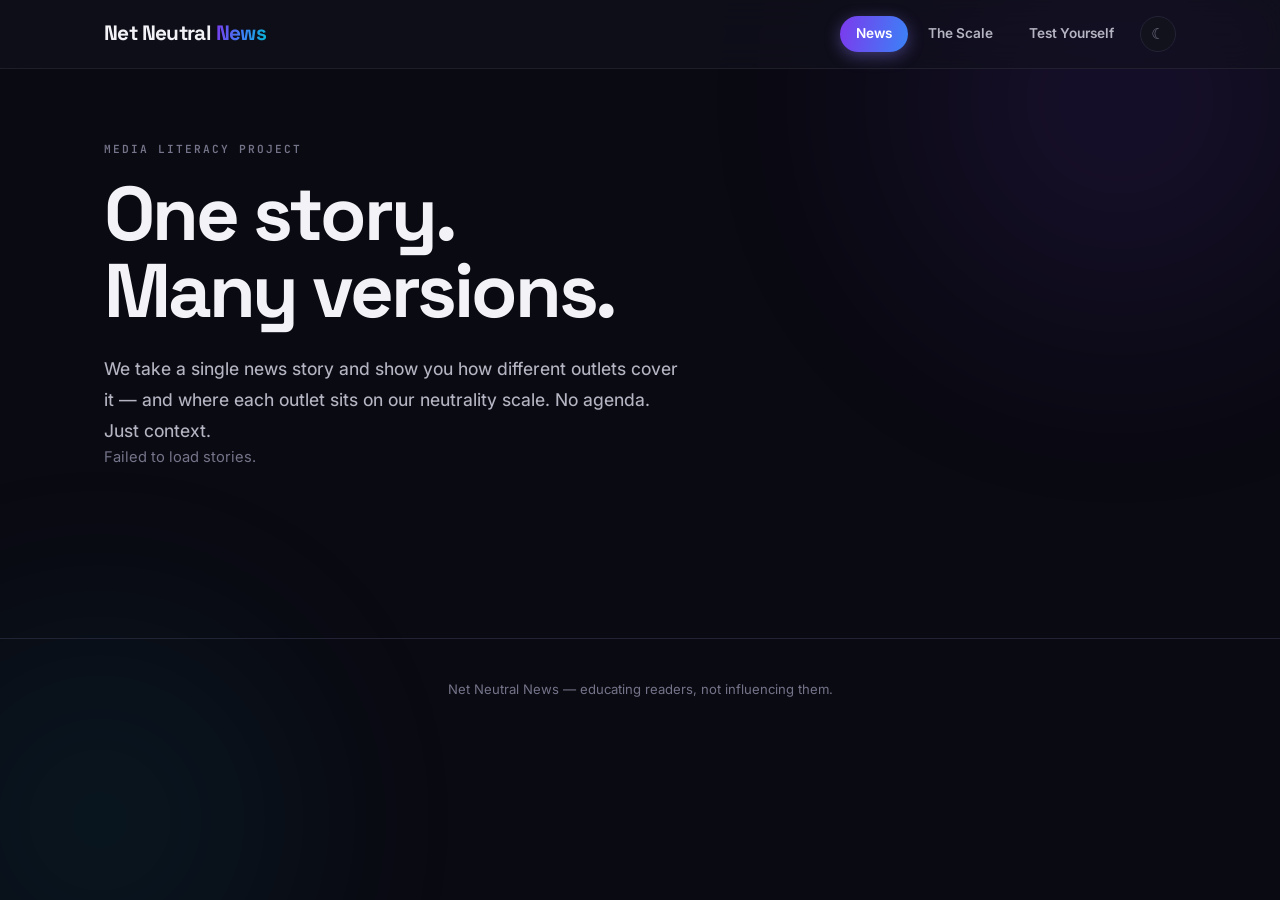
<file: scaling-rabbit/index.html>
<!DOCTYPE html>
<html lang="en">
<head>
  <meta charset="UTF-8">
  <meta name="viewport" content="width=device-width, initial-scale=1.0">
  <title>Net Neutral News</title>
  <meta name="description" content="Understand the news without the bias. Compare coverage. Think critically.">
  <link rel="stylesheet" href="/assets/css/style.css">
</head>
<body>
  <div id="navbar-slot"></div>

  <div class="container">
    <p class="eyebrow">Media Literacy Project</p>
    <h1 class="hero">One story.<br>Many versions.</h1>
    <p class="lede">
      We take a single news story and show you how different outlets cover it —
      and where each outlet sits on our neutrality scale. No agenda. Just context.
    </p>

    <div id="stories-list">
      <p class="empty">Loading stories…</p>
    </div>
  </div>

  <div id="footer-slot"></div>

  <script src="/assets/js/site.js"></script>
  <script>
    renderSiteChrome('home');

    (async function () {
      const listEl = document.getElementById('stories-list');
      try {
        const slugs = await loadJSON('stories/index.json');
        if (!slugs.length) {
          listEl.innerHTML = '<p class="empty">No stories yet — add one to /content/stories/</p>';
          return;
        }

        const stories = await Promise.all(
          slugs.map((slug) => loadJSON(`stories/${slug}.json`))
        );
        stories.sort((a, b) => new Date(b.date) - new Date(a.date));

        listEl.innerHTML = stories.map((s) => `
          <a class="story-card" href="/news/?slug=${encodeURIComponent(s.slug)}">
            <div class="story-meta">
              <span class="category">${escapeHTML(s.category)}</span>
              <span class="date">${formatDate(s.date)}</span>
            </div>
            <h2>${escapeHTML(s.title)}</h2>
            <p class="story-summary">${escapeHTML(s.summary)}</p>
            <p class="font-ui" style="margin-top:0.75rem; font-size:0.8rem; color:rgba(13,13,13,0.4);">
              ${s.coverages?.length ?? 0} sources →
            </p>
          </a>
        `).join('');
      } catch (err) {
        console.error(err);
        listEl.innerHTML = '<p class="empty">Failed to load stories.</p>';
      }
    })();
  </script>
</body>
</html>
</file>
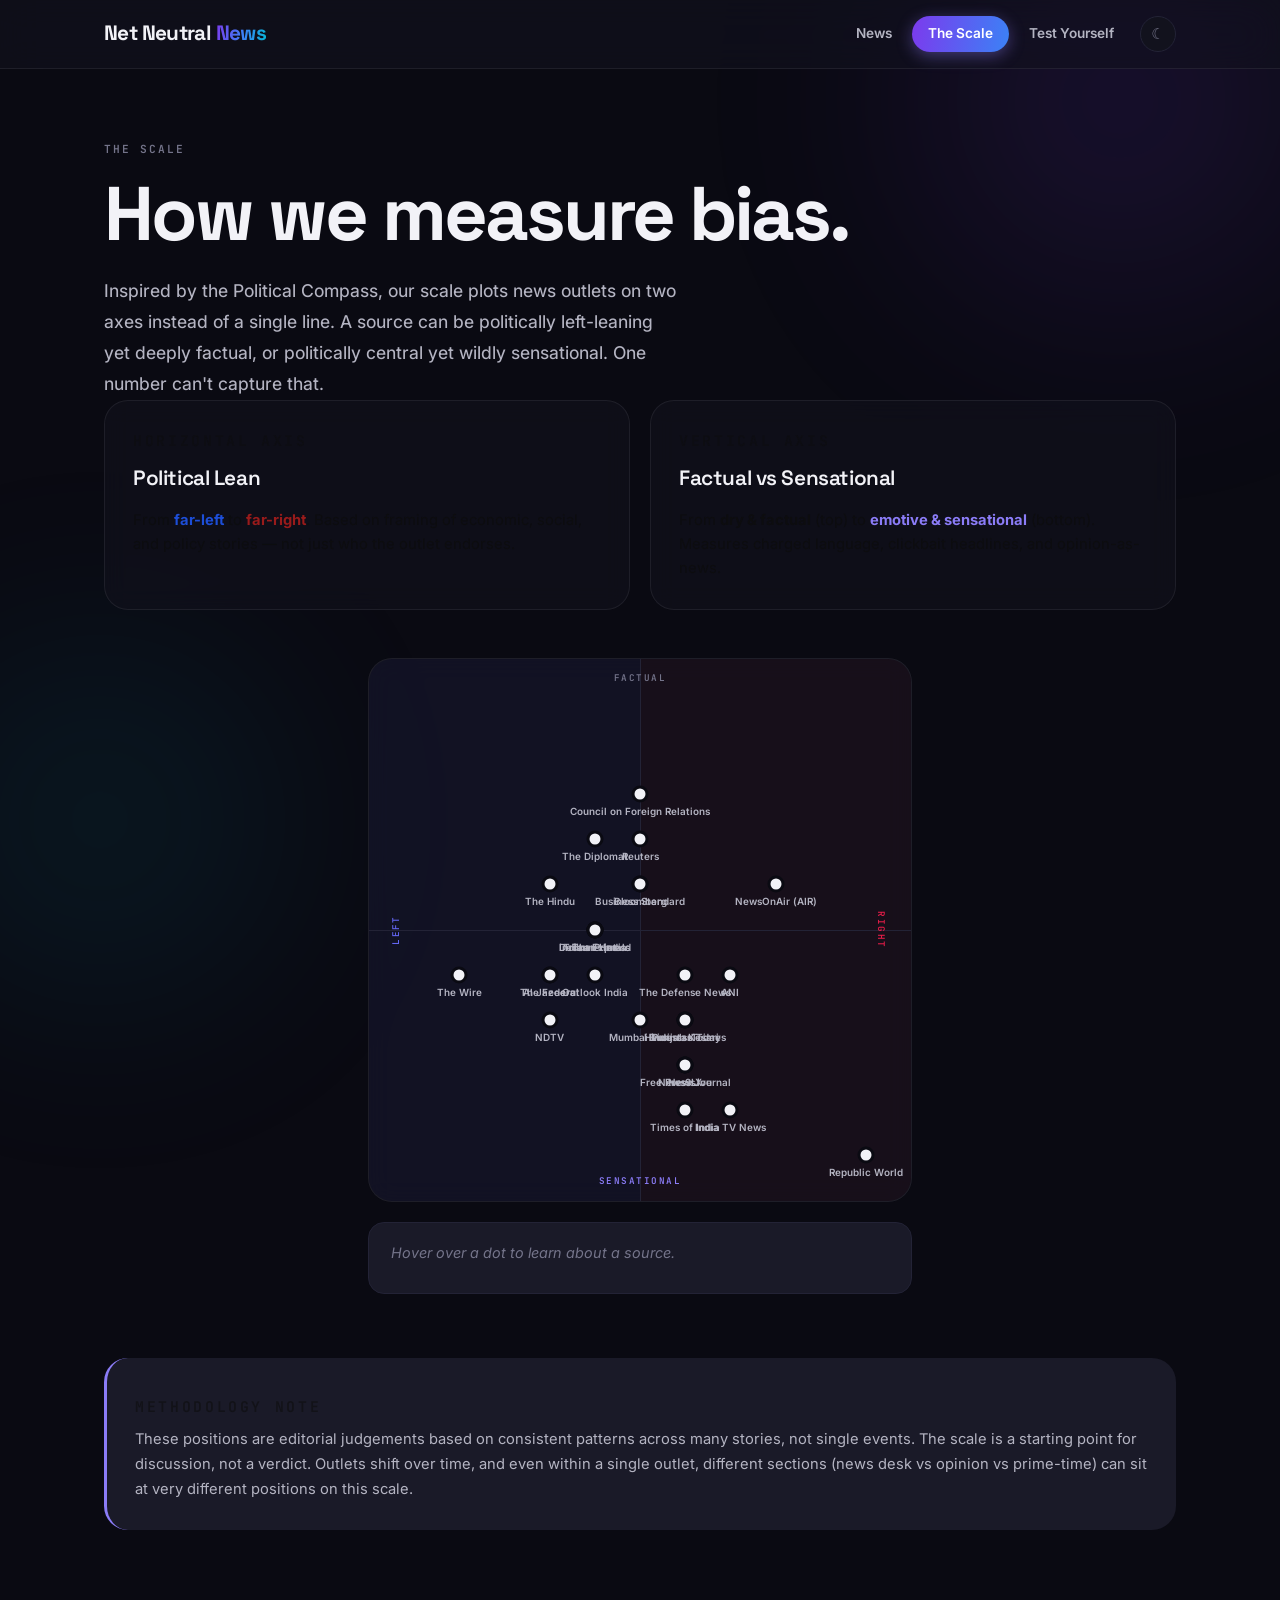
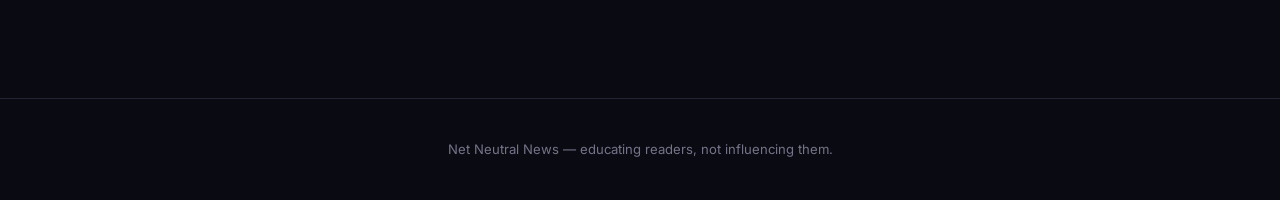
<file: scaling-rabbit/compass/index.html>
<!DOCTYPE html>
<html lang="en">
<head>
  <meta charset="UTF-8">
  <meta name="viewport" content="width=device-width, initial-scale=1.0">
  <title>The Scale · Net Neutral News</title>
  <link rel="stylesheet" href="/assets/css/style.css">
</head>
<body>
  <div id="navbar-slot"></div>

  <div class="container">
    <p class="eyebrow">The Scale</p>
    <h1 class="hero">How we measure bias.</h1>
    <p class="lede">
      Inspired by the Political Compass, our scale plots news outlets on two axes
      instead of a single line. A source can be politically left-leaning yet deeply
      factual, or politically central yet wildly sensational. One number can't
      capture that.
    </p>

    <div class="compass-axes-grid">
      <div class="axis-card">
        <p class="eyebrow" style="color: rgba(13,13,13,0.5)">Horizontal Axis</p>
        <h3>Political Lean</h3>
        <p style="color: rgba(13,13,13,0.7)">
          From <strong style="color: #1d4ed8">far-left</strong> to
          <strong style="color: #991b1b">far-right</strong>. Based on framing of
          economic, social, and policy stories — not just who the outlet endorses.
        </p>
      </div>
      <div class="axis-card">
        <p class="eyebrow" style="color: rgba(13,13,13,0.5)">Vertical Axis</p>
        <h3>Factual vs Sensational</h3>
        <p style="color: rgba(13,13,13,0.7)">
          From <strong>dry & factual</strong> (top) to
          <strong style="color: var(--accent)">emotive & sensational</strong> (bottom).
          Measures charged language, clickbait headlines, and opinion-as-news.
        </p>
      </div>
    </div>

    <div class="compass-plot-wrapper">
      <div class="compass-plot" id="compass-plot">
        <div class="compass-quadrants"><div></div><div></div><div></div><div></div></div>
        <div class="compass-axis-h"></div>
        <div class="compass-axis-v"></div>
        <div class="compass-label top">Factual</div>
        <div class="compass-label bottom">Sensational</div>
        <div class="compass-label left">Left</div>
        <div class="compass-label right">Right</div>
      </div>
      <div class="compass-info empty" id="compass-info">
        Hover over a dot to learn about a source.
      </div>
    </div>

    <div class="method-note">
      <p class="eyebrow" style="color: rgba(13,13,13,0.6)">Methodology Note</p>
      <p>
        These positions are editorial judgements based on consistent patterns across
        many stories, not single events. The scale is a starting point for discussion,
        not a verdict. Outlets shift over time, and even within a single outlet,
        different sections (news desk vs opinion vs prime-time) can sit at very
        different positions on this scale.
      </p>
    </div>
  </div>

  <div id="footer-slot"></div>

  <script src="/assets/js/site.js"></script>
  <script>
    renderSiteChrome('compass');

    (async function () {
      const plot = document.getElementById('compass-plot');
      const info = document.getElementById('compass-info');
      try {
        const sources = await loadJSON('sources/sources.json');

        // Plot each source
        sources.forEach((s) => {
          const x = biasToPercent(s.bias.political);
          // factual high = top of chart = low percent.
          // We store "sensational" so map: y = biasToPercent(sensational)
          const y = biasToPercent(s.bias.sensational);

          const dot = document.createElement('div');
          dot.className = 'compass-dot';
          dot.style.left = `${x}%`;
          dot.style.top  = `${y}%`;
          dot.innerHTML = `
            <div class="point"></div>
            <div class="dot-label">${escapeHTML(s.name)}</div>
          `;
          dot.addEventListener('mouseenter', () => {
            info.classList.remove('empty');
            info.innerHTML = `
              <div class="name">${escapeHTML(s.name)}</div>
              <div class="desc">${escapeHTML(s.description)}</div>
            `;
          });
          dot.addEventListener('mouseleave', () => {
            info.classList.add('empty');
            info.innerHTML = 'Hover over a dot to learn about a source.';
          });
          plot.appendChild(dot);
        });

        // If user came here via a shared link with ?x=...&y=..., plot them too
        const params = new URLSearchParams(window.location.search);
        const ux = parseFloat(params.get('x'));
        const uy = parseFloat(params.get('y'));
        if (!isNaN(ux) && !isNaN(uy)) {
          const dot = document.createElement('div');
          dot.className = 'compass-dot user-dot';
          dot.style.left = `${biasToPercent(ux)}%`;
          dot.style.top  = `${biasToPercent(uy)}%`;
          dot.innerHTML = `
            <div class="point"></div>
            <div class="dot-label">You</div>
          `;
          plot.appendChild(dot);

          info.classList.remove('empty');
          info.innerHTML = `
            <div class="name">Your position</div>
            <div class="desc">
              Political: ${biasLabel(ux)} (${ux.toFixed(1)}) ·
              ${uy >= 0 ? 'Sensational' : 'Factual'} (${Math.abs(uy).toFixed(1)})
            </div>
          `;
        }
      } catch (err) {
        console.error(err);
        info.innerHTML = 'Failed to load source data.';
      }
    })();
  </script>
</body>
</html>
</file>
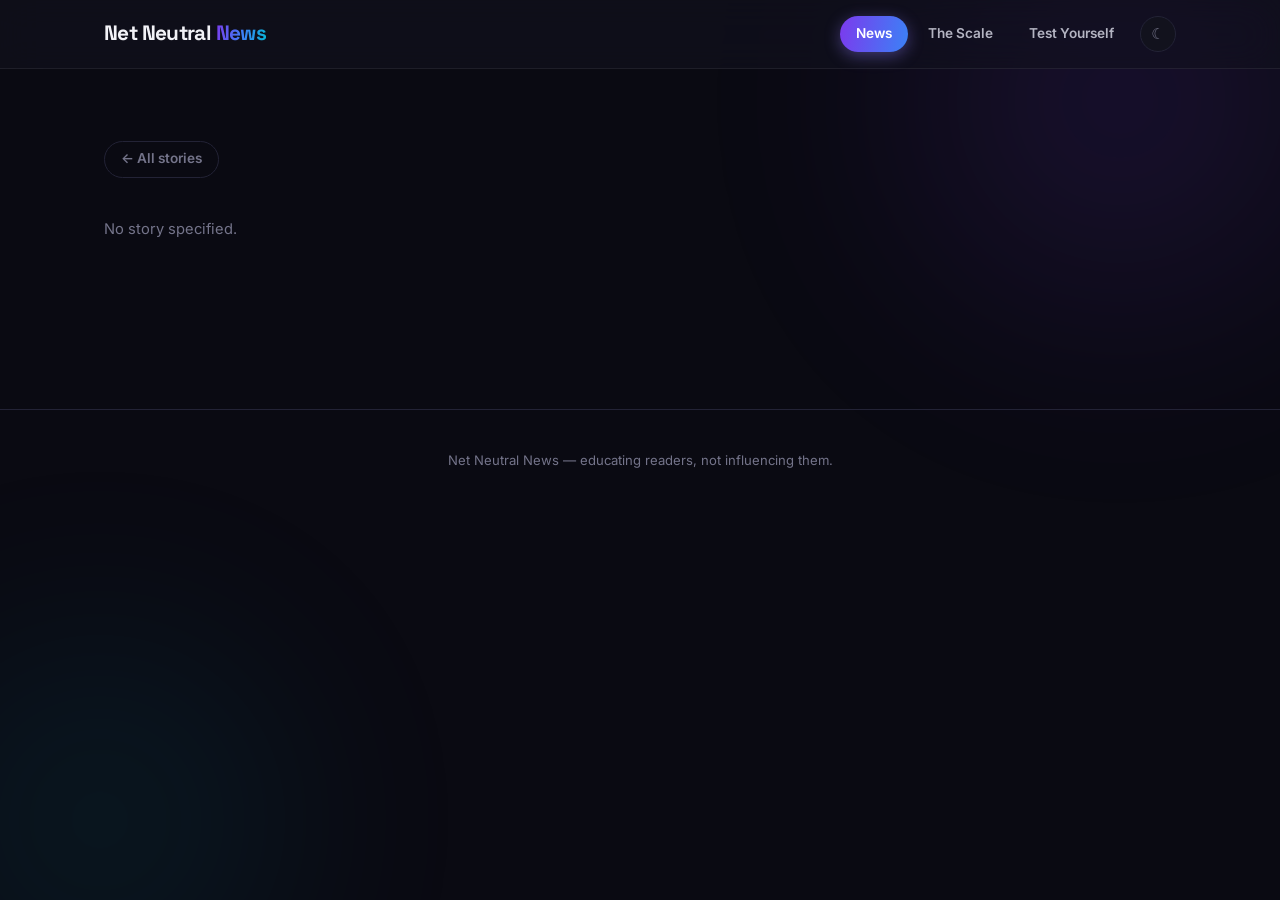
<file: scaling-rabbit/news/index.html>
<!DOCTYPE html>
<html lang="en">
<head>
  <meta charset="UTF-8">
  <meta name="viewport" content="width=device-width, initial-scale=1.0">
  <title>Story · Net Neutral News</title>
  <link rel="stylesheet" href="/assets/css/style.css">
</head>
<body>
  <div id="navbar-slot"></div>

  <div class="container">
    <a class="back-link" href="/">← All stories</a>
    <div id="story-content">
      <p class="empty">Loading story…</p>
    </div>
  </div>

  <div id="footer-slot"></div>

  <script src="/assets/js/site.js"></script>
  <script>
    renderSiteChrome('home');

    (async function () {
      const params = new URLSearchParams(window.location.search);
      const slug = params.get('slug');
      const el = document.getElementById('story-content');

      if (!slug) {
        el.innerHTML = '<p class="empty">No story specified.</p>';
        return;
      }

      try {
        const [story, sources] = await Promise.all([
          loadJSON(`stories/${slug}.json`),
          loadJSON('sources/sources.json'),
        ]);
        document.title = story.title + ' · Net Neutral News';

        const sourceMap = Object.fromEntries(sources.map((s) => [s.id, s]));

        el.innerHTML = `
          <header class="story-header">
            <div class="story-meta">
              <span class="category">${escapeHTML(story.category)}</span>
              <span class="date">${formatDate(story.date)}</span>
            </div>
            <h1>${escapeHTML(story.title)}</h1>
            <p class="story-summary-large">${escapeHTML(story.summary)}</p>
          </header>

          <h2 class="section-label">How each outlet covered it</h2>

          ${story.coverages.map((c) => {
            const src = sourceMap[c.source_id];
            if (!src) return '';
            const pct = biasToPercent(src.bias.political);
            return `
              <div class="coverage">
                <div class="coverage-head">
                  <div>
                    <div class="source-name">${escapeHTML(src.name)}</div>
                    <div class="source-desc">${escapeHTML(src.description)}</div>
                  </div>
                  <div class="bias-indicator">
                    <div class="bias-bar-header">
                      <span class="lbl">Political Lean</span>
                      <span class="val">${biasLabel(src.bias.political)}</span>
                    </div>
                    <div class="bias-bar">
                      <div class="bias-marker" style="left: ${pct}%"></div>
                    </div>
                  </div>
                </div>
                <h3 class="coverage-headline">&ldquo;${escapeHTML(c.headline)}&rdquo;</h3>
                <p class="coverage-excerpt">${escapeHTML(c.excerpt)}</p>
                <div class="bias-notes">
                  <div class="bias-notes-label">Editorial Analysis</div>
                  <p class="bias-notes-text">${escapeHTML(c.bias_notes)}</p>
                </div>
                ${c.url ? `<a class="read-original" href="${escapeHTML(c.url)}" target="_blank" rel="noopener noreferrer">Read original →</a>` : ''}
              </div>
            `;
          }).join('')}

          <div class="reflection">
            <p class="eyebrow" style="color: var(--accent);">Think about it</p>
            <h3>Which version did you find most trustworthy? <span class="quiet">And — more importantly — why?</span></h3>
            <a class="btn" href="/quiz/">Test your media literacy →</a>
          </div>
        `;
      } catch (err) {
        console.error(err);
        el.innerHTML = '<p class="empty">Story not found.</p>';
      }
    })();
  </script>
</body>
</html>
</file>
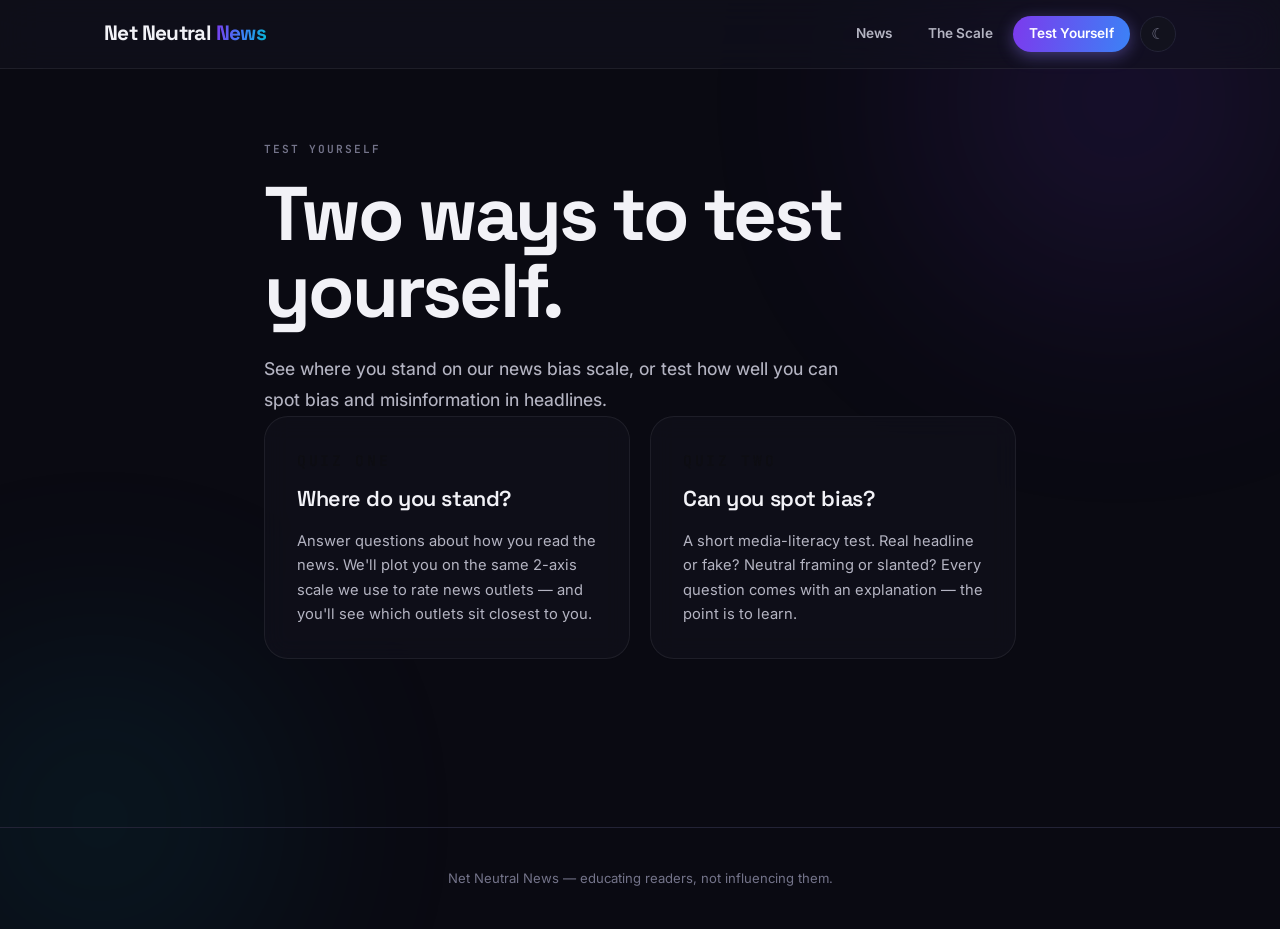
<file: scaling-rabbit/quiz/index.html>
<!DOCTYPE html>
<html lang="en">
<head>
  <meta charset="UTF-8">
  <meta name="viewport" content="width=device-width, initial-scale=1.0">
  <title>Test Yourself · Net Neutral News</title>
  <link rel="stylesheet" href="/assets/css/style.css">
</head>
<body>
  <div id="navbar-slot"></div>

  <div class="container-narrow">
    <!-- View 1: Quiz chooser (default) -->
    <div id="chooser-view">
      <p class="eyebrow">Test Yourself</p>
      <h1 class="hero">Two ways to test yourself.</h1>
      <p class="lede">
        See where you stand on our news bias scale, or test how well you can spot
        bias and misinformation in headlines.
      </p>

      <div class="mode-chooser">
        <a class="mode-card" href="?type=compass">
          <p class="eyebrow" style="color: rgba(13,13,13,0.5)">Quiz One</p>
          <h2>Where do you stand?</h2>
          <p>
            Answer questions about how you read the news. We'll plot you on the
            same 2-axis scale we use to rate news outlets — and you'll see which
            outlets sit closest to you.
          </p>
        </a>
        <a class="mode-card" href="?type=literacy">
          <p class="eyebrow" style="color: rgba(13,13,13,0.5)">Quiz Two</p>
          <h2>Can you spot bias?</h2>
          <p>
            A short media-literacy test. Real headline or fake? Neutral framing
            or slanted? Every question comes with an explanation — the point is
            to learn.
          </p>
        </a>
      </div>
    </div>

    <!-- View 2: Quiz runner -->
    <div id="quiz-view" class="hidden">
      <a class="back-link" href="/quiz/">← Choose a different test</a>
      <p class="eyebrow" id="quiz-eyebrow"></p>
      <h1 id="quiz-title" class="hero" style="font-size: 2.25rem;"></h1>
      <p class="lede" id="quiz-description"></p>

      <div id="quiz-runner"></div>
    </div>

    <!-- View 3: Result -->
    <div id="result-view" class="hidden quiz-result"></div>
  </div>

  <div id="footer-slot"></div>

  <script src="/assets/js/site.js"></script>
  <script>
    renderSiteChrome('quiz');

    const chooserView = document.getElementById('chooser-view');
    const quizView    = document.getElementById('quiz-view');
    const resultView  = document.getElementById('result-view');

    const params = new URLSearchParams(window.location.search);
    const quizType = params.get('type'); // 'compass' | 'literacy' | null

    if (quizType === 'compass') {
      startCompassQuiz();
    } else if (quizType === 'literacy') {
      startLiteracyQuiz();
    }
    // else: chooser view stays visible

    // ─── COMPASS QUIZ ────────────────────────────────────────────────────────
    async function startCompassQuiz() {
      chooserView.classList.add('hidden');
      quizView.classList.remove('hidden');

      const data = await loadJSON('quiz/compass.json');
      document.getElementById('quiz-eyebrow').textContent = 'Quiz One · Place yourself';
      document.getElementById('quiz-title').textContent = data.title;
      document.getElementById('quiz-description').textContent = data.description;

      const state = {
        index: 0,
        selections: [], // chosen option index for each question
        scores: { political: 0, sensational: 0 },
      };

      runQuiz({
        questions: data.questions,
        mode: 'compass',
        state,
        onSelect: (q, optIndex) => {
          const opt = q.options[optIndex];
          state.scores.political   += opt.weight.political || 0;
          state.scores.sensational += opt.weight.sensational || 0;
        },
        onFinish: () => showCompassResult(state, data.questions.length),
      });
    }

    function showCompassResult(state, totalQuestions) {
      quizView.classList.add('hidden');
      resultView.classList.remove('hidden');

      // Normalize to -3..+3 range (max possible weight per question = 2)
      const maxPerQ = 2;
      const x = clamp(state.scores.political   / totalQuestions / maxPerQ * 3, -3, 3);
      const y = clamp(state.scores.sensational / totalQuestions / maxPerQ * 3, -3, 3);

      const shareUrl = `${window.location.origin}/compass/?x=${x.toFixed(2)}&y=${y.toFixed(2)}`;

      resultView.innerHTML = `
        <p class="eyebrow">Your position</p>
        <div class="quiz-verdict">${escapeHTML(biasLabel(x))} · ${y >= 0 ? 'More Sensational' : 'More Factual'}</div>
        <p class="quiz-result-text">
          On the political axis you scored <strong>${x.toFixed(1)}</strong> (${biasLabel(x)}).
          On the factual–sensational axis you scored <strong>${y.toFixed(1)}</strong>
          (${y >= 0 ? 'leaning sensational' : 'leaning factual'}).
        </p>
        <div class="quiz-result-actions">
          <a class="btn" href="${shareUrl}">See yourself on the compass →</a>
          <a class="btn btn-ghost" href="/quiz/">Try the other test</a>
        </div>
        <div class="share-row">
          <input type="text" readonly value="${shareUrl}" id="share-url">
          <button class="btn btn-dark copy-btn" onclick="copyShareUrl()">Copy link</button>
          <span class="copy-feedback" id="copy-feedback">Copied!</span>
        </div>
      `;
    }

    // ─── LITERACY QUIZ ───────────────────────────────────────────────────────
    async function startLiteracyQuiz() {
      chooserView.classList.add('hidden');
      quizView.classList.remove('hidden');

      const data = await loadJSON('quiz/literacy.json');
      document.getElementById('quiz-eyebrow').textContent = 'Quiz Two · Spot the bias';
      document.getElementById('quiz-title').textContent = data.title;
      document.getElementById('quiz-description').textContent = data.description;

      const state = {
        index: 0,
        selections: [],
        score: 0,
      };

      runQuiz({
        questions: data.questions,
        mode: 'literacy',
        state,
        onSelect: (q, optIndex) => {
          if (optIndex === q.correct) state.score++;
        },
        onFinish: () => showLiteracyResult(state, data.questions.length),
      });
    }

    function showLiteracyResult(state, total) {
      quizView.classList.add('hidden');
      resultView.classList.remove('hidden');

      const pct = Math.round((state.score / total) * 100);
      let label, text;
      if (pct >= 80) {
        label = 'Sharp Filter';
        text  = "You're spotting bias and framing with real precision. Keep it up — and keep questioning even the headlines you agree with.";
      } else if (pct >= 50) {
        label = 'Growing Awareness';
        text  = "You catch a lot — but some framing techniques are slipping past you. The more you compare sources, the sharper this gets.";
      } else {
        label = 'Easy Target';
        text  = "Right now, sensational and biased framing is shaping how you read the news more than you realise. The good news: this is a skill, not a fixed trait.";
      }

      const shareUrl = `${window.location.origin}/quiz/?type=literacy&score=${pct}`;

      resultView.innerHTML = `
        <p class="eyebrow">Your result</p>
        <div class="quiz-score">${pct}%</div>
        <div class="quiz-verdict">${label}</div>
        <p class="quiz-result-text">${text}</p>
        <div class="quiz-result-actions">
          <button class="btn" onclick="window.location.reload()">Try again</button>
          <a class="btn btn-ghost" href="/quiz/?type=compass">Try the other test</a>
        </div>
        <div class="share-row">
          <input type="text" readonly value="${shareUrl}" id="share-url">
          <button class="btn btn-dark copy-btn" onclick="copyShareUrl()">Copy link</button>
          <span class="copy-feedback" id="copy-feedback">Copied!</span>
        </div>
      `;
    }

    // ─── GENERIC QUIZ RUNNER (used by both quiz types) ───────────────────────
    function runQuiz({ questions, mode, state, onSelect, onFinish }) {
      const runner = document.getElementById('quiz-runner');

      function render() {
        const q = questions[state.index];
        const isLiteracy = mode === 'literacy';
        const selectedIdx = state.selections[state.index];
        const hasAnswered = selectedIdx !== undefined;

        runner.innerHTML = `
          <div class="quiz-progress-meta">
            <span>Question ${state.index + 1} of ${questions.length}</span>
            ${q.category ? `<span class="cat">${escapeHTML(q.category.replace(/_/g, ' '))}</span>` : ''}
          </div>
          <div class="quiz-progress-bar">
            <div class="quiz-progress-fill" style="width: ${((state.index + 1) / questions.length) * 100}%"></div>
          </div>
          <h2 class="quiz-question">${escapeHTML(q.question)}</h2>
          <div class="quiz-options">
            ${q.options.map((opt, i) => {
              const text = typeof opt === 'string' ? opt : opt.text;
              let cls = '';
              if (hasAnswered) {
                if (isLiteracy) {
                  if (i === q.correct) cls = 'correct';
                  else if (i === selectedIdx) cls = 'wrong';
                  else cls = 'dimmed';
                } else {
                  cls = i === selectedIdx ? 'selected' : 'dimmed';
                }
              }
              return `
                <button class="quiz-option ${cls}" data-index="${i}" ${hasAnswered ? 'disabled' : ''}>
                  ${escapeHTML(text)}
                </button>
              `;
            }).join('')}
          </div>
          ${hasAnswered && isLiteracy ? `
            <div class="quiz-explanation">
              <div class="label">Why</div>
              <p>${escapeHTML(q.explanation)}</p>
            </div>
          ` : ''}
          ${hasAnswered ? `
            <button class="btn" id="next-btn">
              ${state.index + 1 >= questions.length ? 'See result →' : 'Next question →'}
            </button>
          ` : ''}
        `;

        // Wire option buttons
        runner.querySelectorAll('.quiz-option').forEach((btn) => {
          btn.addEventListener('click', () => {
            const i = parseInt(btn.dataset.index, 10);
            state.selections[state.index] = i;
            onSelect(q, i);
            render();
          });
        });

        // Wire next button
        const nextBtn = document.getElementById('next-btn');
        if (nextBtn) {
          nextBtn.addEventListener('click', () => {
            if (state.index + 1 >= questions.length) {
              onFinish();
            } else {
              state.index++;
              render();
            }
          });
        }
      }

      render();
    }

    // ─── Helpers ─────────────────────────────────────────────────────────────
    function clamp(v, min, max) { return Math.max(min, Math.min(max, v)); }

    function copyShareUrl() {
      const input = document.getElementById('share-url');
      input.select();
      navigator.clipboard.writeText(input.value).then(() => {
        const fb = document.getElementById('copy-feedback');
        fb.classList.add('show');
        setTimeout(() => fb.classList.remove('show'), 1500);
      });
    }
  </script>
</body>
</html>
</file>
<file: assets/css/style.css>
@import url('https://fonts.googleapis.com/css2?family=Space+Grotesk:wght@400;500;600;700&family=Inter:wght@400;500;600;700;800&family=JetBrains+Mono:wght@400;600&display=swap');

/* ════════════════════════════════════════════════════════════════
   NET NEUTRAL NEWS — Gen Z redesign
   Dark-first · gradient accents · glass cards · big type
   ════════════════════════════════════════════════════════════════ */

:root {
  --ink:      #14141a;
  --ink-2:    #44444e;
  --ink-3:    #84848f;
  --ink-4:    #b8b8c2;
  --paper:    #f7f7fb;
  --paper-2:  #ffffff;
  --paper-3:  #ededf4;
  --rule:     #e2e2ec;

  --accent:    #6c5ce7;
  --accent-2:  #4f46e5;
  --grad-a:    #7c3aed;
  --grad-b:    #3b82f6;
  --grad-c:    #06b6d4;
  --glow:      rgba(108, 92, 231, 0.35);

  --glass:        rgba(255,255,255,0.6);
  --glass-border: rgba(20,20,26,0.08);

  --font-display: 'Space Grotesk', system-ui, sans-serif;
  --font-body:    'Inter', system-ui, sans-serif;
  --font-ui:      'Inter', system-ui, sans-serif;
  --font-mono:    'JetBrains Mono', monospace;

  --r-sm: 10px;
  --r-md: 16px;
  --r-lg: 24px;
  --r-full: 999px;
}

body.dark {
  --ink:      #f2f2f7;
  --ink-2:    #b4b4c2;
  --ink-3:    #74748a;
  --ink-4:    #44445a;
  --paper:    #0a0a12;
  --paper-2:  #12121d;
  --paper-3:  #1a1a28;
  --rule:     #232336;

  --accent:    #8b7cf7;
  --accent-2:  #6c5ce7;
  --glow:      rgba(139, 124, 247, 0.4);

  --glass:        rgba(18,18,29,0.65);
  --glass-border: rgba(255,255,255,0.07);
}

/* ─── Reset ──────────────────────────────────────────────── */
*, *::before, *::after { box-sizing: border-box; margin: 0; padding: 0; }
html { font-size: 16px; -webkit-font-smoothing: antialiased; scroll-behavior: smooth; }
body {
  background: var(--paper);
  color: var(--ink);
  font-family: var(--font-body);
  line-height: 1.6;
  min-height: 100vh;
  transition: background 0.3s, color 0.3s;
  position: relative;
  overflow-x: hidden;
}
a { color: inherit; text-decoration: none; }
button { font: inherit; cursor: pointer; border: none; background: none; }
img { display: block; max-width: 100%; }
::selection { background: var(--accent); color: #fff; }

/* ─── Ambient gradient blobs ─────────────────────────────── */
body::before, body::after {
  content: '';
  position: fixed;
  border-radius: 50%;
  filter: blur(120px);
  opacity: 0.18;
  z-index: -1;
  pointer-events: none;
}
body::before {
  width: 560px; height: 560px;
  background: radial-gradient(circle, var(--grad-a), transparent 70%);
  top: -180px; right: -120px;
}
body::after {
  width: 480px; height: 480px;
  background: radial-gradient(circle, var(--grad-c), transparent 70%);
  bottom: -160px; left: -140px;
}
body.dark::before { opacity: 0.22; }
body.dark::after  { opacity: 0.16; }

/* ─── Gradient utility ───────────────────────────────────── */
.grad-text, .logo .accent {
  background: linear-gradient(100deg, var(--grad-a), var(--grad-b) 55%, var(--grad-c));
  -webkit-background-clip: text;
  background-clip: text;
  color: transparent;
}

/* ─── Navbar ─────────────────────────────────────────────── */
.navbar {
  position: sticky;
  top: 0;
  z-index: 100;
  background: var(--glass);
  backdrop-filter: blur(20px) saturate(1.4);
  -webkit-backdrop-filter: blur(20px) saturate(1.4);
  border-bottom: 1px solid var(--glass-border);
}
.navbar-inner {
  max-width: 1120px;
  margin: 0 auto;
  padding: 0 1.5rem;
  height: 68px;
  display: flex;
  align-items: center;
  justify-content: space-between;
}
.logo {
  font-family: var(--font-display);
  font-weight: 700;
  font-size: 1.3rem;
  letter-spacing: -0.03em;
}
.nav-links { display: flex; gap: 0.25rem; }
.nav-link {
  padding: 0.45rem 1rem;
  border-radius: var(--r-full);
  font-family: var(--font-ui);
  font-size: 0.85rem;
  font-weight: 600;
  color: var(--ink-2);
  transition: all 0.2s;
}
.nav-link:hover { color: var(--ink); background: var(--paper-3); }
.nav-link.active {
  background: linear-gradient(100deg, var(--grad-a), var(--grad-b));
  color: #fff;
  box-shadow: 0 4px 16px var(--glow);
}

.dark-toggle {
  border: 1px solid var(--rule);
  color: var(--ink-3);
  width: 36px; height: 36px;
  border-radius: var(--r-full);
  display: flex; align-items: center; justify-content: center;
  font-size: 15px;
  transition: all 0.2s;
  flex-shrink: 0;
  margin-left: 0.5rem;
  background: var(--paper-2);
}
.dark-toggle:hover {
  border-color: var(--accent);
  color: var(--accent);
  transform: rotate(20deg);
}

/* ─── Layout ─────────────────────────────────────────────── */
.container        { max-width: 1120px; margin: 0 auto; padding: 4.5rem 1.5rem; }
.container-narrow { max-width:  800px; margin: 0 auto; padding: 4.5rem 1.5rem; }

/* ─── Type ───────────────────────────────────────────────── */
.section-label, .eyebrow {
  font-family: var(--font-mono);
  font-size: 0.7rem;
  font-weight: 600;
  letter-spacing: 0.18em;
  text-transform: uppercase;
  color: var(--ink-3);
}
.eyebrow-accent { color: var(--accent); }

h1.hero {
  font-family: var(--font-display);
  font-weight: 700;
  font-size: clamp(2.75rem, 6.5vw, 4.75rem);
  line-height: 1.02;
  letter-spacing: -0.04em;
  margin: 1rem 0 1.5rem;
}
h1.hero .grad-text { display: inline; }
.lede {
  font-size: 1.1rem;
  color: var(--ink-2);
  line-height: 1.75;
  max-width: 36rem;
  font-weight: 450;
}

/* ─── Homepage story list ────────────────────────────────── */
.section-divider {
  display: flex;
  align-items: center;
  gap: 1rem;
  margin: 3.5rem 0 1.25rem;
}
.section-divider-label {
  font-family: var(--font-display);
  font-size: 1.05rem;
  font-weight: 700;
  letter-spacing: 0.06em;
  text-transform: uppercase;
  background: linear-gradient(100deg, var(--grad-a), var(--grad-b));
  -webkit-background-clip: text;
  background-clip: text;
  color: transparent;
  white-space: nowrap;
}
.section-divider-rule { flex: 1; height: 1px; background: var(--rule); }

.story-card {
  display: block;
  padding: 1.5rem;
  margin-bottom: 1rem;
  background: var(--glass);
  border: 1px solid var(--glass-border);
  border-radius: var(--r-lg);
  backdrop-filter: blur(12px);
  transition: transform 0.25s cubic-bezier(0.2, 0.8, 0.2, 1), border-color 0.25s, box-shadow 0.25s;
}
.story-card:first-of-type { border-top: 1px solid var(--glass-border); }
.story-card:hover {
  transform: translateY(-3px);
  border-color: var(--accent);
  box-shadow: 0 12px 40px -12px var(--glow);
}
.story-card-inner {
  display: flex;
  justify-content: space-between;
  align-items: flex-start;
  gap: 2rem;
}
.story-card h2 {
  font-family: var(--font-display);
  font-weight: 600;
  font-size: 1.3rem;
  line-height: 1.25;
  letter-spacing: -0.02em;
  margin-bottom: 0.4rem;
  transition: color 0.2s;
}
.story-card:hover h2 { color: var(--accent); }
.story-card .summary {
  font-size: 0.92rem;
  color: var(--ink-2);
  line-height: 1.6;
  margin-bottom: 0.6rem;
}
.story-card .meta {
  font-family: var(--font-mono);
  font-size: 0.7rem;
  color: var(--ink-3);
  display: flex;
  align-items: center;
  gap: 0.6rem;
}
.story-card .source-count {
  font-family: var(--font-ui);
  font-size: 0.75rem;
  font-weight: 600;
  color: var(--accent);
  white-space: nowrap;
  flex-shrink: 0;
  padding: 0.3rem 0.8rem;
  border: 1px solid var(--rule);
  border-radius: var(--r-full);
  transition: all 0.2s;
}
.story-card:hover .source-count {
  background: linear-gradient(100deg, var(--grad-a), var(--grad-b));
  color: #fff;
  border-color: transparent;
}

/* ─── Story detail ───────────────────────────────────────── */
.back-link {
  font-family: var(--font-ui);
  font-size: 0.85rem;
  font-weight: 600;
  color: var(--ink-3);
  display: inline-flex;
  align-items: center;
  gap: 0.4rem;
  margin-bottom: 2.5rem;
  padding: 0.4rem 1rem;
  border: 1px solid var(--rule);
  border-radius: var(--r-full);
  transition: all 0.2s;
}
.back-link:hover { color: var(--accent); border-color: var(--accent); }

.story-header { padding-bottom: 2.5rem; margin-bottom: 3rem; border-bottom: 1px solid var(--rule); }
.story-header .kicker {
  font-family: var(--font-mono);
  font-size: 0.7rem;
  font-weight: 600;
  letter-spacing: 0.18em;
  text-transform: uppercase;
  color: var(--accent);
  margin-bottom: 0.875rem;
}
.story-header h1 {
  font-family: var(--font-display);
  font-weight: 700;
  font-size: clamp(1.9rem, 4.5vw, 3.1rem);
  line-height: 1.08;
  letter-spacing: -0.03em;
  margin-bottom: 1.5rem;
}
.story-header .standfirst {
  font-size: 1.05rem;
  color: var(--ink-2);
  line-height: 1.75;
  border-left: 3px solid;
  border-image: linear-gradient(180deg, var(--grad-a), var(--grad-c)) 1;
  padding-left: 1.25rem;
}
.story-header .meta {
  font-family: var(--font-mono);
  font-size: 0.72rem;
  color: var(--ink-3);
  margin-top: 1.25rem;
}

/* ─── Coverage cards ─────────────────────────────────────── */
.coverage-section-label {
  font-family: var(--font-mono);
  font-size: 0.7rem;
  font-weight: 600;
  letter-spacing: 0.18em;
  text-transform: uppercase;
  color: var(--ink-3);
  margin-bottom: 2rem;
}
.coverage {
  margin-bottom: 1.25rem;
  padding: 1.75rem;
  background: var(--glass);
  border: 1px solid var(--glass-border);
  border-radius: var(--r-lg);
  backdrop-filter: blur(12px);
  transition: border-color 0.25s, box-shadow 0.25s;
}
.coverage:hover { border-color: var(--accent); box-shadow: 0 8px 32px -16px var(--glow); }
.coverage:last-child { margin-bottom: 0; }
.coverage-head {
  display: flex;
  justify-content: space-between;
  align-items: flex-start;
  gap: 1.5rem;
  margin-bottom: 1.1rem;
  flex-wrap: wrap;
}
.source-name {
  font-family: var(--font-display);
  font-weight: 700;
  font-size: 1.1rem;
  letter-spacing: -0.01em;
}
.source-desc {
  font-size: 0.75rem;
  color: var(--ink-3);
  margin-top: 0.2rem;
  max-width: 28rem;
}
.coverage-headline {
  font-family: var(--font-display);
  font-weight: 600;
  font-size: 1.25rem;
  line-height: 1.3;
  letter-spacing: -0.02em;
  margin-bottom: 0.875rem;
}
.coverage-excerpt {
  font-size: 0.92rem;
  font-style: italic;
  color: var(--ink-2);
  line-height: 1.7;
  margin-bottom: 1.25rem;
  padding-left: 1rem;
  border-left: 2px solid var(--rule);
}
.bias-notes {
  background: var(--paper-3);
  border-radius: var(--r-md);
  border-left: 3px solid var(--accent);
  padding: 1rem 1.125rem;
}
.bias-notes-label {
  font-family: var(--font-mono);
  font-size: 0.62rem;
  font-weight: 600;
  letter-spacing: 0.18em;
  text-transform: uppercase;
  color: var(--accent);
  margin-bottom: 0.45rem;
}
.bias-notes-text { font-size: 0.875rem; color: var(--ink-2); line-height: 1.65; }
.read-original {
  display: inline-flex;
  align-items: center;
  gap: 0.3rem;
  margin-top: 1rem;
  font-size: 0.78rem;
  font-weight: 600;
  color: var(--accent);
  transition: gap 0.2s;
}
.read-original:hover { gap: 0.55rem; }

/* ─── Bias mini indicator ────────────────────────────────── */
.bias-indicator { width: 9.5rem; flex-shrink: 0; }
.bias-bar-header {
  display: flex;
  justify-content: space-between;
  margin-bottom: 0.4rem;
  font-family: var(--font-mono);
  font-size: 0.58rem;
  font-weight: 600;
  letter-spacing: 0.1em;
  text-transform: uppercase;
}
.bias-bar-header .lbl { color: var(--ink-3); }
.bias-bar-header .val { color: var(--ink); }
.bias-bar {
  position: relative;
  height: 6px;
  border-radius: var(--r-full);
  background: linear-gradient(to right,
    #6366f1 0%, #818cf8 22%, #c4b5fd 38%,
    #34d399 50%,
    #fbbf24 62%, #fb7185 80%, #e11d48 100%);
}
.bias-marker {
  position: absolute;
  top: 50%;
  transform: translate(-50%, -50%);
  width: 13px; height: 13px;
  background: var(--ink);
  border-radius: 50%;
  border: 2.5px solid var(--paper);
  box-shadow: 0 2px 6px rgba(0,0,0,0.35);
}

/* ─── Reflection block ───────────────────────────────────── */
.reflection {
  position: relative;
  padding: 2.5rem;
  margin-top: 4rem;
  border-radius: var(--r-lg);
  background:
    linear-gradient(var(--paper-2), var(--paper-2)) padding-box,
    linear-gradient(120deg, var(--grad-a), var(--grad-b), var(--grad-c)) border-box;
  border: 1.5px solid transparent;
  overflow: hidden;
}
.reflection .kicker {
  font-family: var(--font-mono);
  font-size: 0.68rem;
  font-weight: 600;
  letter-spacing: 0.18em;
  text-transform: uppercase;
  color: var(--accent);
  margin-bottom: 0.75rem;
}
.reflection h3 {
  font-family: var(--font-display);
  font-weight: 600;
  font-size: 1.55rem;
  line-height: 1.3;
  letter-spacing: -0.02em;
  margin-bottom: 1.5rem;
}
.reflection .quiet { color: var(--ink-3); }

/* ─── Buttons ────────────────────────────────────────────── */
.btn {
  display: inline-block;
  padding: 0.6rem 1.5rem;
  background: linear-gradient(100deg, var(--grad-a), var(--grad-b));
  color: #fff;
  font-family: var(--font-ui);
  font-size: 0.85rem;
  font-weight: 700;
  border-radius: var(--r-full);
  transition: transform 0.2s, box-shadow 0.2s;
  box-shadow: 0 4px 16px var(--glow);
}
.btn:hover { transform: translateY(-2px); box-shadow: 0 8px 28px var(--glow); }
.btn:active { transform: translateY(0); }
.btn:disabled { box-shadow: none; }
.btn-dark {
  background: var(--ink);
  color: var(--paper);
  box-shadow: none;
}
.btn-dark:hover { box-shadow: 0 6px 20px rgba(0,0,0,0.2); }
.btn-ghost {
  background: transparent;
  color: var(--ink);
  border: 1.5px solid var(--rule);
  box-shadow: none;
}
.btn-ghost:hover { border-color: var(--accent); color: var(--accent); box-shadow: none; }

/* ─── Compass page ───────────────────────────────────────── */
.compass-axes-grid {
  display: grid;
  grid-template-columns: 1fr 1fr;
  gap: 1.25rem;
  margin-bottom: 3rem;
}
@media (max-width: 680px) { .compass-axes-grid { grid-template-columns: 1fr; } }
.axis-card {
  padding: 1.75rem;
  background: var(--glass);
  border: 1px solid var(--glass-border);
  border-radius: var(--r-lg);
  backdrop-filter: blur(12px);
}
.axis-card h3 {
  font-family: var(--font-display);
  font-weight: 600;
  font-size: 1.3rem;
  letter-spacing: -0.02em;
  margin: 0.6rem 0 0.75rem;
}
.axis-card p { font-size: 0.92rem; color: var(--ink-2); line-height: 1.65; }
.compass-plot-wrapper { max-width: 34rem; margin: 0 auto; }
.compass-plot {
  position: relative;
  aspect-ratio: 1;
  border: 1px solid var(--glass-border);
  background: var(--glass);
  border-radius: var(--r-lg);
  backdrop-filter: blur(12px);
  overflow: hidden;
}
.compass-quadrants { position: absolute; inset: 0; display: grid; grid-template: 1fr 1fr / 1fr 1fr; }
.compass-quadrants > div:nth-child(1),
.compass-quadrants > div:nth-child(3) { background: rgba(99,102,241,0.05); }
.compass-quadrants > div:nth-child(2),
.compass-quadrants > div:nth-child(4) { background: rgba(225,29,72,0.04); }
.compass-axis-h, .compass-axis-v { position: absolute; background: var(--rule); }
.compass-axis-h { top: 50%; left: 0; right: 0; height: 1px; }
.compass-axis-v { left: 50%; top: 0; bottom: 0; width: 1px; }
.compass-label {
  position: absolute;
  font-family: var(--font-mono);
  font-size: 0.58rem;
  font-weight: 600;
  letter-spacing: 0.16em;
  text-transform: uppercase;
}
.compass-label.top    { top: 0.75rem; left: 50%; transform: translateX(-50%); color: var(--ink-3); }
.compass-label.bottom { bottom: 0.75rem; left: 50%; transform: translateX(-50%); color: var(--accent); }
.compass-label.left   { left: 0.75rem; top: 50%; transform: translateY(-50%) rotate(-90deg); color: #6366f1; }
.compass-label.right  { right: 0.75rem; top: 50%; transform: translateY(-50%) rotate(90deg); color: #e11d48; }
.compass-dot { position: absolute; cursor: pointer; transform: translate(-50%, -50%); z-index: 2; }
.compass-dot .point {
  width: 11px; height: 11px;
  border-radius: 50%;
  background: var(--ink);
  box-shadow: 0 0 0 3px var(--paper);
  transition: transform 0.2s;
}
.compass-dot:hover .point { transform: scale(1.7); }
.compass-dot .dot-label {
  position: absolute;
  top: 15px; left: 50%;
  transform: translateX(-50%);
  white-space: nowrap;
  font-size: 0.62rem;
  font-weight: 600;
  color: var(--ink-2);
}
.compass-dot.user-dot .point {
  width: 16px; height: 16px;
  background: linear-gradient(120deg, var(--grad-a), var(--grad-b));
  box-shadow: 0 0 0 5px var(--glow);
}
.compass-dot.user-dot .dot-label { color: var(--accent); font-size: 0.7rem; font-weight: 700; top: 20px; }
.compass-info {
  margin-top: 1.25rem;
  padding: 1.125rem 1.375rem;
  background: var(--paper-3);
  border: 1px solid var(--rule);
  border-radius: var(--r-md);
  min-height: 4.5rem;
}
.compass-info.empty { color: var(--ink-3); font-style: italic; font-size: 0.9rem; }
.compass-info .name { font-family: var(--font-display); font-weight: 700; font-size: 1.1rem; }
.compass-info .desc { font-size: 0.82rem; color: var(--ink-2); margin-top: 0.3rem; }

.method-note {
  margin-top: 4rem;
  padding: 1.75rem;
  border-radius: var(--r-lg);
  background: var(--paper-3);
  border-left: 3px solid var(--accent);
}
.method-note p { font-size: 0.92rem; color: var(--ink-2); margin-top: 0.5rem; line-height: 1.7; }

/* ─── Quiz ───────────────────────────────────────────────── */
.quiz-progress-meta {
  display: flex;
  justify-content: space-between;
  font-family: var(--font-mono);
  font-size: 0.7rem;
  color: var(--ink-3);
  margin-bottom: 0.7rem;
}
.quiz-progress-bar {
  height: 5px;
  background: var(--paper-3);
  border-radius: var(--r-full);
  margin-bottom: 3rem;
  overflow: hidden;
}
.quiz-progress-fill {
  height: 100%;
  background: linear-gradient(90deg, var(--grad-a), var(--grad-b), var(--grad-c));
  border-radius: var(--r-full);
  transition: width 0.35s cubic-bezier(0.2, 0.8, 0.2, 1);
}
.quiz-question {
  font-family: var(--font-display);
  font-weight: 600;
  font-size: clamp(1.4rem, 3vw, 1.85rem);
  line-height: 1.25;
  letter-spacing: -0.02em;
  margin-bottom: 2rem;
}
.quiz-options { display: flex; flex-direction: column; gap: 0.7rem; margin-bottom: 2rem; }
.quiz-option {
  width: 100%;
  text-align: left;
  padding: 1rem 1.25rem;
  border: 1.5px solid var(--rule);
  background: var(--glass);
  border-radius: var(--r-md);
  font-size: 0.92rem;
  color: var(--ink);
  line-height: 1.5;
  transition: all 0.2s;
}
.quiz-option:hover:not(:disabled) { border-color: var(--accent); transform: translateX(4px); }
.quiz-option.correct  { border-color: #34d399; background: rgba(52,211,153,0.08); }
.quiz-option.wrong    { border-color: #fb7185; background: rgba(251,113,133,0.06); }
.quiz-option.dimmed   { opacity: 0.4; }
.quiz-option:disabled { cursor: default; }
.quiz-explanation {
  padding: 1.375rem;
  background: var(--paper-3);
  border-radius: var(--r-md);
  border-left: 3px solid var(--accent);
  margin-bottom: 1.5rem;
}
.quiz-explanation .label {
  font-family: var(--font-mono);
  font-size: 0.62rem;
  font-weight: 600;
  letter-spacing: 0.18em;
  text-transform: uppercase;
  color: var(--accent);
  margin-bottom: 0.5rem;
}
.quiz-explanation p { font-size: 0.92rem; line-height: 1.7; color: var(--ink-2); }

.mode-chooser { display: grid; grid-template-columns: 1fr 1fr; gap: 1.25rem; }
@media (max-width: 580px) { .mode-chooser { grid-template-columns: 1fr; } }
.mode-card {
  display: block;
  padding: 2rem;
  background: var(--glass);
  border: 1px solid var(--glass-border);
  border-radius: var(--r-lg);
  backdrop-filter: blur(12px);
  transition: transform 0.25s cubic-bezier(0.2, 0.8, 0.2, 1), border-color 0.25s, box-shadow 0.25s;
}
.mode-card:hover {
  transform: translateY(-4px);
  border-color: var(--accent);
  box-shadow: 0 16px 48px -16px var(--glow);
}
.mode-card h2 {
  font-family: var(--font-display);
  font-weight: 600;
  font-size: 1.35rem;
  letter-spacing: -0.02em;
  margin: 0.6rem 0 0.75rem;
}
.mode-card p { font-size: 0.92rem; color: var(--ink-2); line-height: 1.65; }

.quiz-result { text-align: center; }
.quiz-score {
  font-family: var(--font-display);
  font-weight: 700;
  font-size: 5.5rem;
  line-height: 1;
  margin: 0.5rem 0;
  letter-spacing: -0.04em;
  background: linear-gradient(100deg, var(--grad-a), var(--grad-b), var(--grad-c));
  -webkit-background-clip: text;
  background-clip: text;
  color: transparent;
}
.quiz-verdict {
  font-family: var(--font-display);
  font-weight: 700;
  font-size: 1.7rem;
  letter-spacing: -0.02em;
  margin-bottom: 1rem;
}
.quiz-result-text { color: var(--ink-2); max-width: 32rem; margin: 0 auto 2rem; line-height: 1.75; }
.quiz-result-actions { display: flex; gap: 0.75rem; justify-content: center; flex-wrap: wrap; }

.share-row, .share-url-row {
  margin-top: 1.25rem;
  padding: 0.875rem 1rem;
  background: var(--paper-3);
  border: 1px solid var(--rule);
  border-radius: var(--r-md);
  display: flex;
  gap: 0.6rem;
  align-items: center;
}
.share-row input, .share-url-row input {
  flex: 1;
  padding: 0.45rem 0.7rem;
  border: 1px solid var(--rule);
  border-radius: var(--r-sm);
  background: var(--paper);
  font-family: var(--font-mono);
  font-size: 0.75rem;
  color: var(--ink);
  outline: none;
}
.copy-feedback {
  font-size: 0.75rem;
  font-weight: 600;
  color: #34d399;
  opacity: 0;
  transition: opacity 0.2s;
}
.copy-feedback.show { opacity: 1; }

/* ─── Footer ─────────────────────────────────────────────── */
footer {
  border-top: 1px solid var(--rule);
  margin-top: 6rem;
  padding: 2.5rem;
  text-align: center;
  font-size: 0.82rem;
  color: var(--ink-3);
}

/* ─── Utilities ──────────────────────────────────────────── */
.hidden { display: none !important; }
.empty  { font-size: 0.92rem; color: var(--ink-3); }

@media (max-width: 640px) {
  .container, .container-narrow { padding: 2.5rem 1.25rem; }
  .navbar-inner { padding: 0 1.25rem; }
  h1.hero { font-size: 2.4rem; }
  .story-card-inner { flex-direction: column; gap: 0.75rem; }
}
</file>
